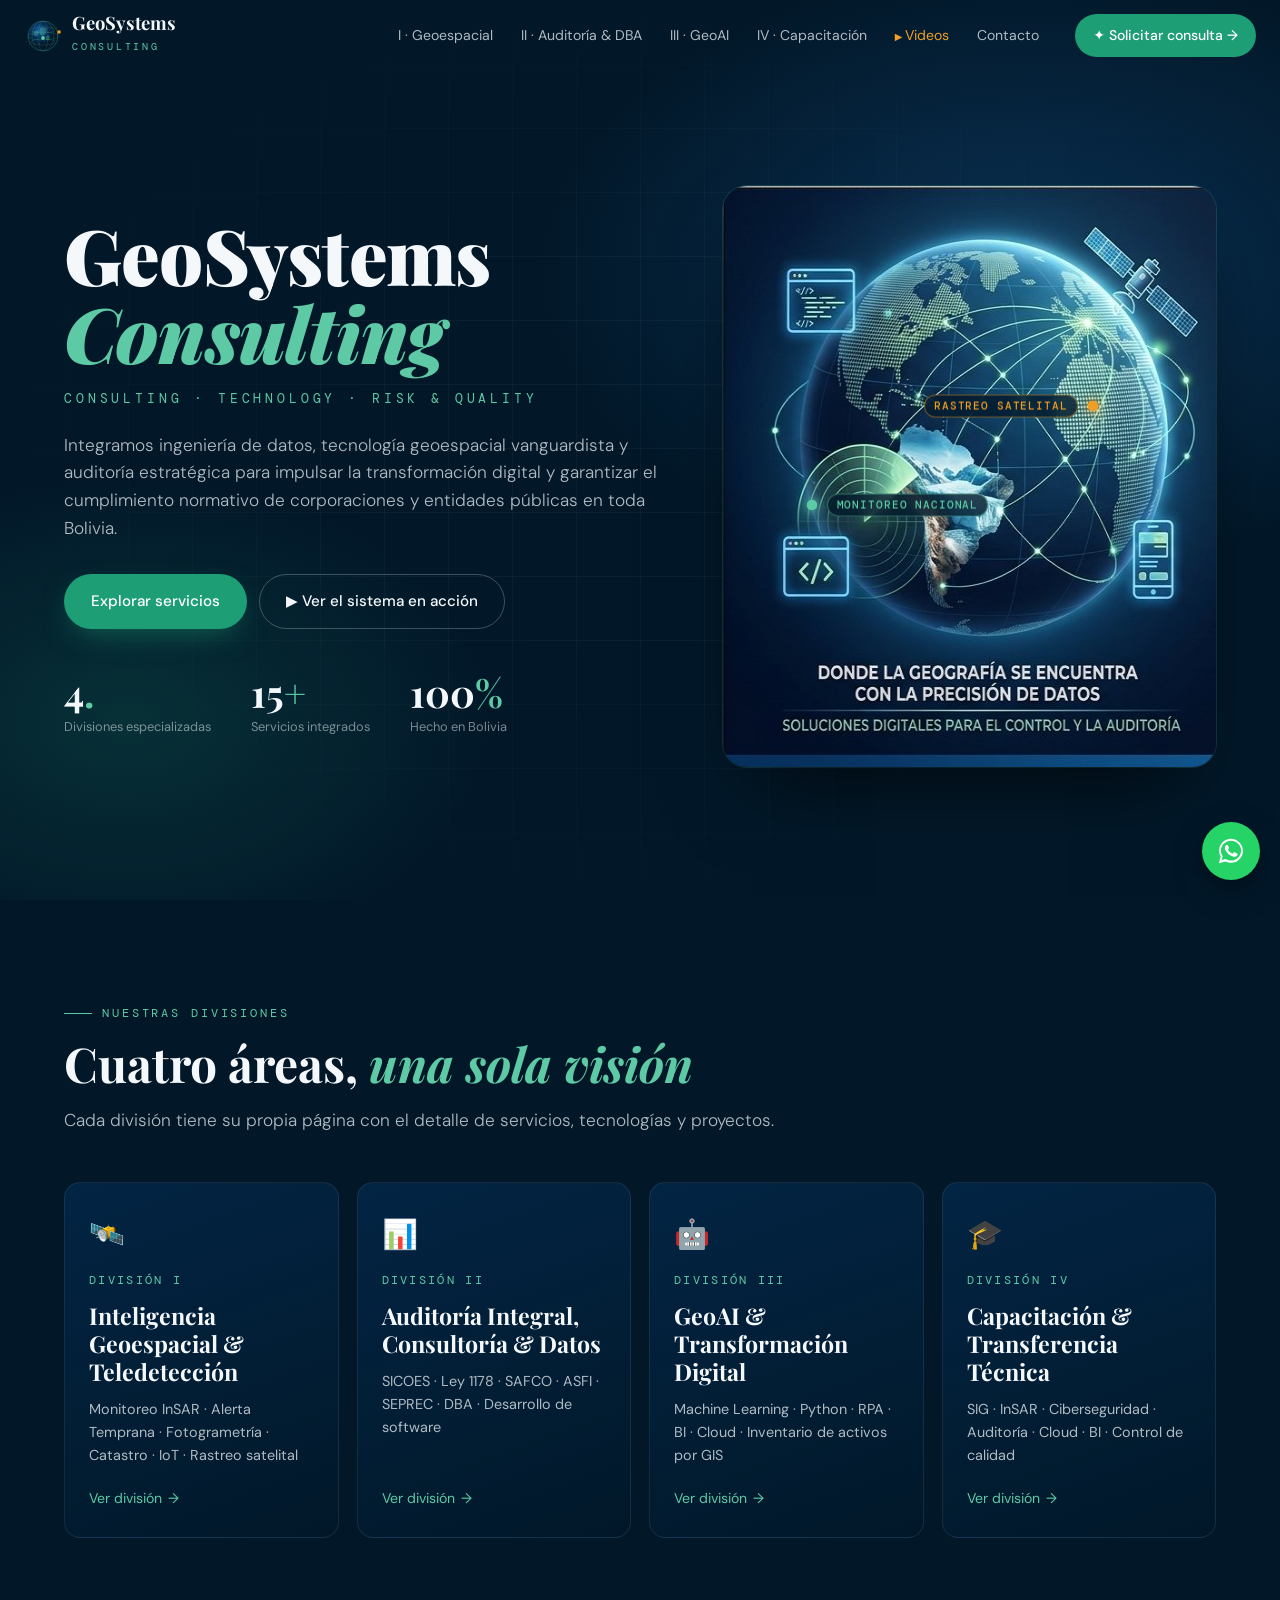
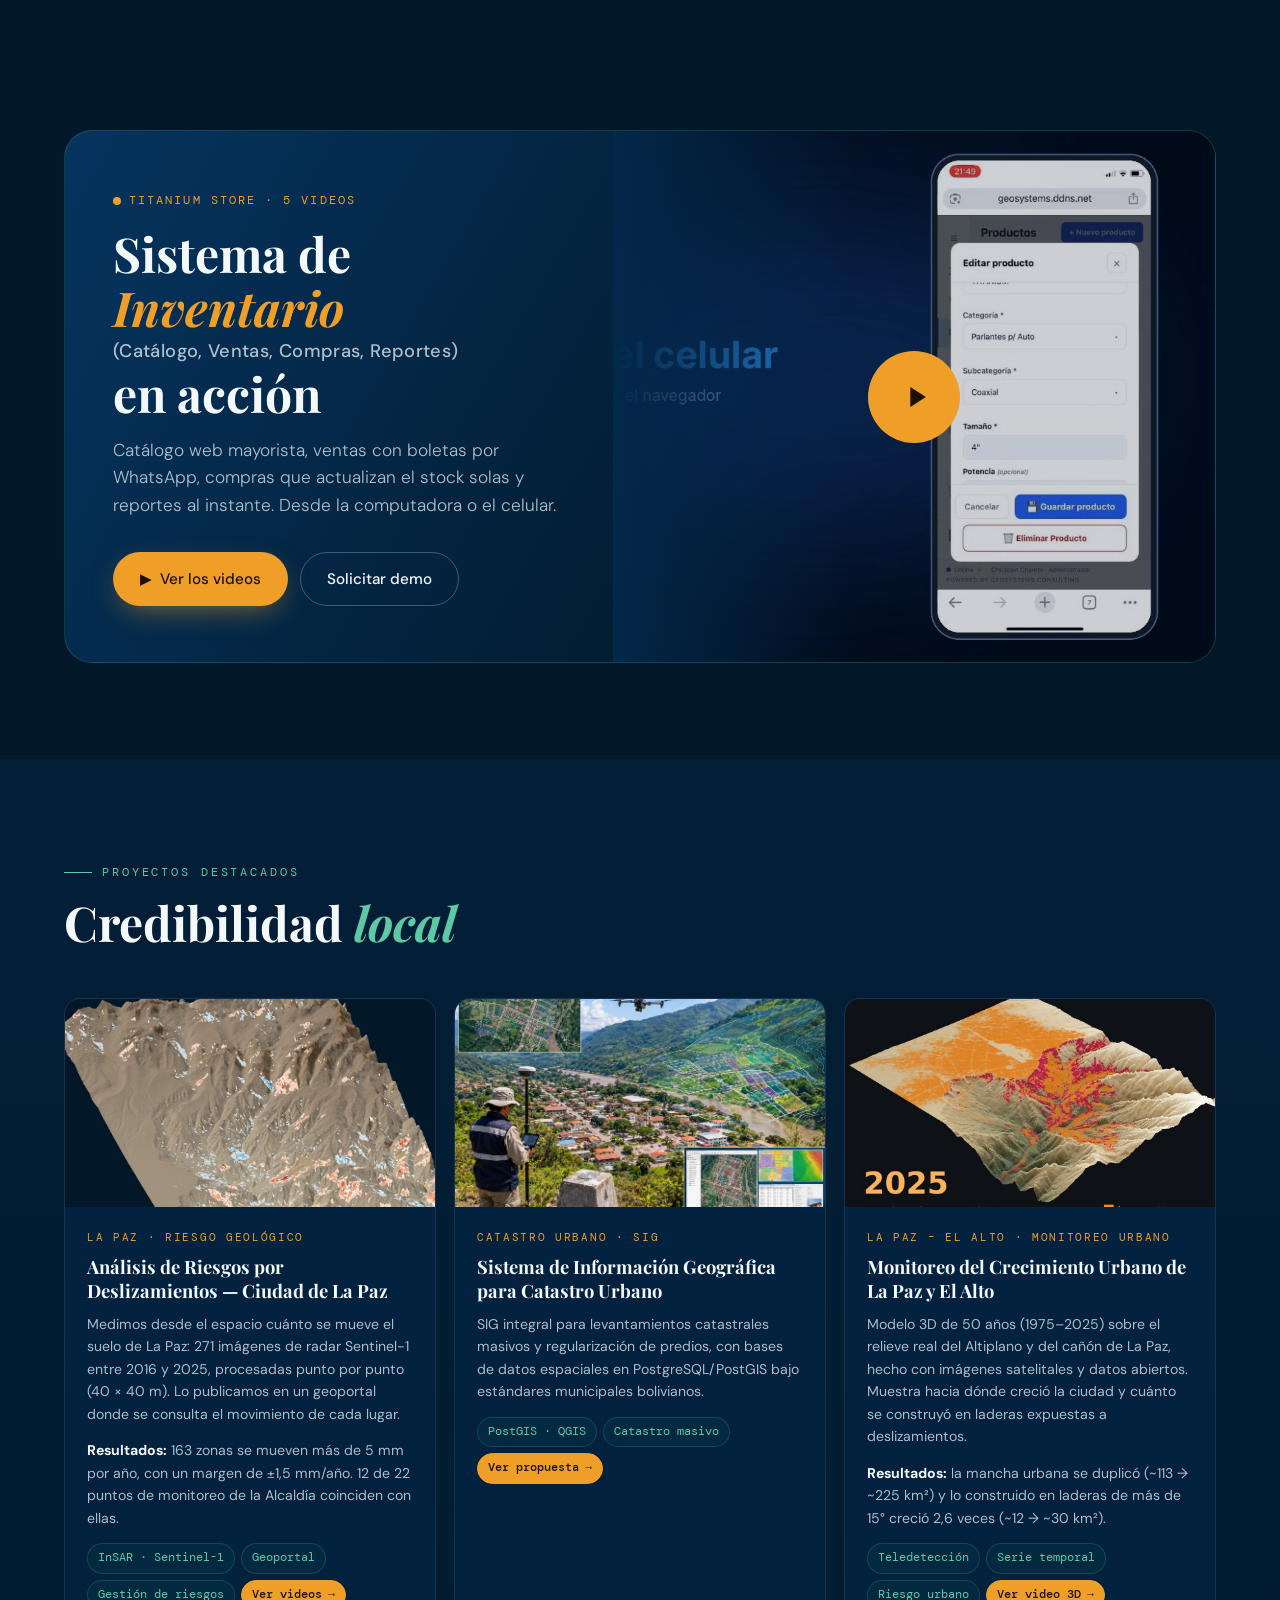
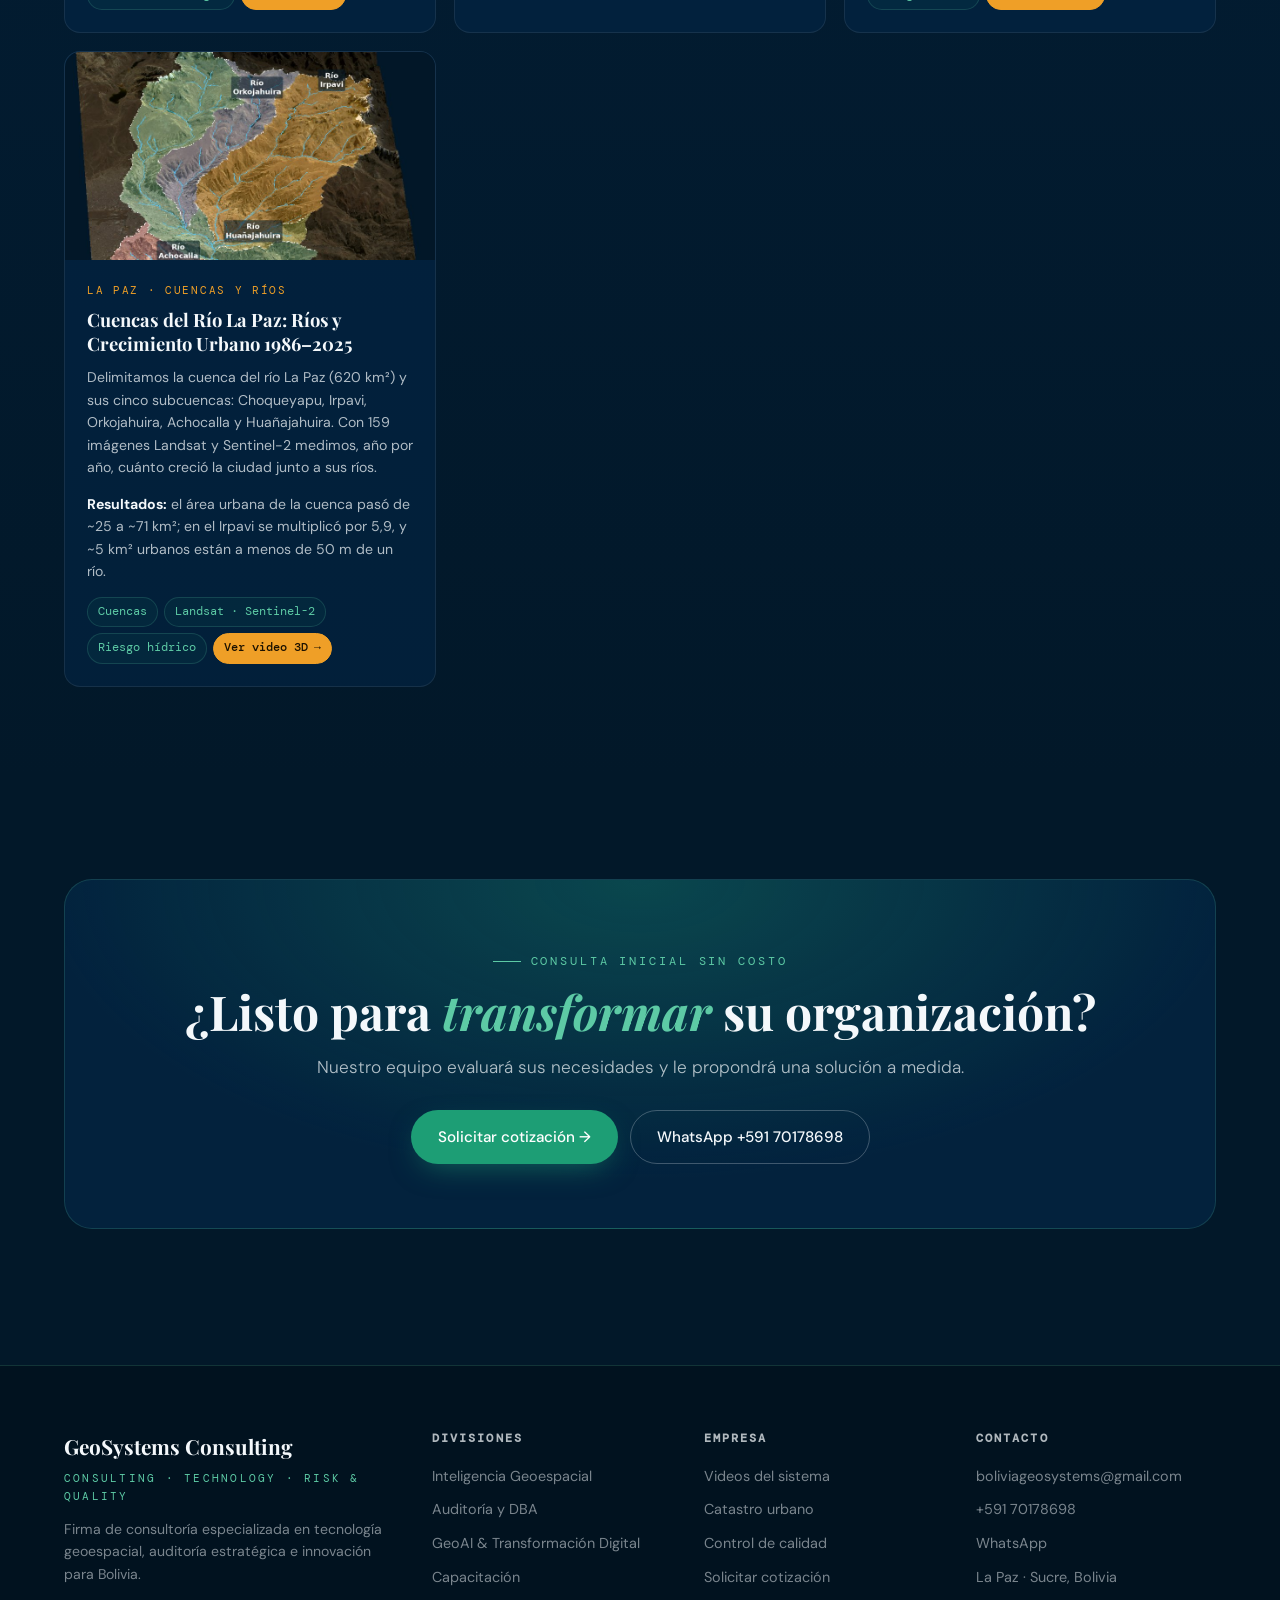
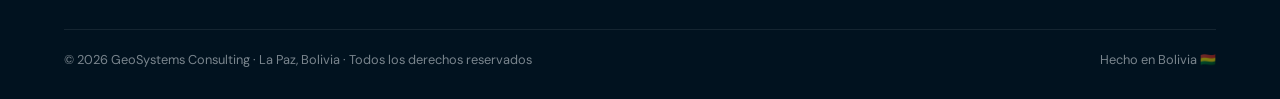
<file: index.html>
<!DOCTYPE html>
<html lang="es">
<head>
<meta charset="UTF-8">
<meta name="viewport" content="width=device-width, initial-scale=1.0">
<title>GeoSystems Consulting | Consulting · Technology · Risk & Quality</title>
<meta name="description" content="Tecnología geoespacial, catastro, InSAR, auditoría estratégica y GeoAI para corporaciones y entidades públicas en Bolivia.">
<meta property="og:title" content="GeoSystems Consulting">
<meta property="og:description" content="Donde la geografía se encuentra con la precisión de datos.">
<meta property="og:image" content="assets/img/globo-geosystems.png">
<link rel="preconnect" href="https://fonts.googleapis.com">
<link rel="preconnect" href="https://fonts.gstatic.com" crossorigin>
<link href="https://fonts.googleapis.com/css2?family=Playfair+Display:ital,wght@0,400;0,700;0,900;1,400;1,700&family=DM+Sans:wght@300;400;500;700&family=DM+Mono:wght@400;500&display=swap" rel="stylesheet">
<link rel="stylesheet" href="assets/css/styles.css?v=10">
</head>
<body data-page="home">

<!-- HERO -->
<section class="hero">
  <div class="hero-bg"></div>
  <div class="container hero-grid">
    <div>
      <h1 class="h-display reveal">GeoSystems<br><span class="accent">Consulting</span></h1>
      <p class="hero-tag reveal d1">Consulting · Technology · Risk & Quality</p>
      <p class="lead reveal d1">Integramos ingeniería de datos, tecnología geoespacial vanguardista y auditoría estratégica para impulsar la transformación digital y garantizar el cumplimiento normativo de corporaciones y entidades públicas en toda Bolivia.</p>
      <div class="hero-actions reveal d2">
        <a href="#divisiones" class="btn btn-primary">Explorar servicios</a>
        <a href="sistema-inventario.html" class="btn btn-ghost">▶ Ver el sistema en acción</a>
      </div>
      <div class="stats reveal d3">
        <div><div class="stat-num">4<span>.</span></div><div class="stat-label">Divisiones especializadas</div></div>
        <div><div class="stat-num">15<span>+</span></div><div class="stat-label">Servicios integrados</div></div>
        <div><div class="stat-num">100<span>%</span></div><div class="stat-label">Hecho en Bolivia</div></div>
      </div>
    </div>
    <div class="hero-visual reveal d2">
      <div class="globe">
        <img src="assets/img/globo-geosystems.png" alt="Donde la geografía se encuentra con la precisión de datos — GeoSystems" width="543" height="581" fetchpriority="high">
        <!-- Puntos de ubicación que parpadean (posición en % sobre la imagen) -->
        <span class="ping ping-teal" style="top:55%;left:18%"><i></i><b>Monitoreo nacional</b></span>
        <span class="ping ping-amber ping-left" style="top:38%;left:75%"><i></i><b>Rastreo satelital</b></span>
      </div>
    </div>
  </div>
</section>

<!-- DIVISIONES -->
<section id="divisiones">
  <div class="container">
    <div class="section-head reveal">
      <span class="eyebrow">Nuestras divisiones</span>
      <h2 class="h-section">Cuatro áreas, <span class="accent">una sola visión</span></h2>
      <p class="lead">Cada división tiene su propia página con el detalle de servicios, tecnologías y proyectos.</p>
    </div>
    <div class="div-grid">
      <a href="geoespacial.html" class="div-card reveal">
        <div class="ico">🛰️</div><div class="roman">División I</div>
        <h3>Inteligencia Geoespacial & Teledetección</h3>
        <p>Monitoreo InSAR · Alerta Temprana · Fotogrametría · Catastro · IoT · Rastreo satelital</p>
        <span class="go">Ver división</span>
      </a>
      <a href="auditoria.html" class="div-card reveal d1">
        <div class="ico">📊</div><div class="roman">División II</div>
        <h3>Auditoría Integral, Consultoría & Datos</h3>
        <p>SICOES · Ley 1178 · SAFCO · ASFI · SEPREC · DBA · Desarrollo de software</p>
        <span class="go">Ver división</span>
      </a>
      <a href="geoai.html" class="div-card reveal d2">
        <div class="ico">🤖</div><div class="roman">División III</div>
        <h3>GeoAI & Transformación Digital</h3>
        <p>Machine Learning · Python · RPA · BI · Cloud · Inventario de activos por GIS</p>
        <span class="go">Ver división</span>
      </a>
      <a href="capacitacion.html" class="div-card reveal d3">
        <div class="ico">🎓</div><div class="roman">División IV</div>
        <h3>Capacitación & Transferencia Técnica</h3>
        <p>SIG · InSAR · Ciberseguridad · Auditoría · Cloud · BI · Control de calidad</p>
        <span class="go">Ver división</span>
      </a>
    </div>
  </div>
</section>

<!-- PROMO VIDEOS -->
<section>
  <div class="container">
    <div class="video-promo reveal">
      <div class="txt">
        <span class="live-dot">Titanium Store · 5 videos</span>
        <h2 class="h-section">Sistema de <span class="accent-amber">Inventario</span><span class="h-modules">(Catálogo, Ventas, Compras, Reportes)</span>en acción</h2>
        <p class="lead">Catálogo web mayorista, ventas con boletas por WhatsApp, compras que actualizan el stock solas y reportes al instante. Desde la computadora o el celular.</p>
        <div class="hero-actions" style="margin-bottom:0">
          <a href="sistema-inventario.html" class="btn btn-amber btn-cta"><span class="arr">▶</span> Ver los videos</a>
          <a href="contacto.html?servicio=Sistema%20de%20Inventario%20(Titanium%20Store)" class="btn btn-ghost">Solicitar demo</a>
        </div>
      </div>
      <a href="sistema-inventario.html" class="screen" aria-label="Ver los videos de Titanium Store">
        <img src="assets/img/promo-titanium.jpg" alt="Titanium Store abierto en un celular" loading="lazy" style="object-position:78% center">
        <span class="play-btn"><svg viewBox="0 0 24 24" fill="currentColor"><path d="M8 5v14l11-7z"/></svg></span>
      </a>
    </div>
  </div>
</section>

<!-- PROYECTOS -->
<section class="section-alt">
  <div class="container">
    <div class="section-head reveal">
      <span class="eyebrow">Proyectos destacados</span>
      <h2 class="h-section">Credibilidad <span class="accent">local</span></h2>
    </div>
    <div class="proj-grid">
      <article class="proj reveal">
        <a class="thumb" href="proyecto-deslizamientos-la-paz.html" aria-label="Ver los videos del monitoreo de deslizamientos de La Paz"><img src="assets/img/deslizamientos-la-paz-tarjeta.jpg" alt="Cuenca del río La Paz en 3D con la velocidad del terreno medida por satélite: en rojo lo que baja, en azul lo que se acerca al satélite" loading="lazy"></a>
        <div class="body">
          <div class="tag">La Paz · Riesgo geológico</div>
          <h3>Análisis de Riesgos por Deslizamientos — Ciudad de La Paz</h3>
          <p>Medimos desde el espacio cuánto se mueve el suelo de La Paz: 271 imágenes de radar Sentinel-1 entre 2016 y 2025, procesadas punto por punto (40 × 40 m). Lo publicamos en un geoportal donde se consulta el movimiento de cada lugar.</p>
          <p><strong style="color:var(--white)">Resultados:</strong> 163 zonas se mueven más de 5 mm por año, con un margen de ±1,5 mm/año. 12 de 22 puntos de monitoreo de la Alcaldía coinciden con ellas.</p>
          <div class="pills"><span class="pill">InSAR · Sentinel-1</span><span class="pill">Geoportal</span><span class="pill">Gestión de riesgos</span><a class="pill pill-cta" href="proyecto-deslizamientos-la-paz.html">Ver videos <span class="arr">→</span></a></div>
        </div>
      </article>
      <article class="proj reveal d1">
        <div class="thumb"><img src="assets/img/catastro-campo.jpg" alt="Levantamiento catastral con GNSS y dron sobre un municipio" loading="lazy"></div>
        <div class="body">
          <div class="tag">Catastro urbano · SIG</div>
          <h3>Sistema de Información Geográfica para Catastro Urbano</h3>
          <p>SIG integral para levantamientos catastrales masivos y regularización de predios, con bases de datos espaciales en PostgreSQL/PostGIS bajo estándares municipales bolivianos.</p>
          <div class="pills"><span class="pill">PostGIS · QGIS</span><span class="pill">Catastro masivo</span><a class="pill pill-cta" href="geoespacial.html#catastro">Ver propuesta <span class="arr">→</span></a></div>
        </div>
      </article>
      <article class="proj reveal d2">
        <a class="thumb" href="proyecto-la-paz-3d.html" aria-label="Ver el video 3D de La Paz – El Alto"><img src="assets/img/lapaz-elalto-3d.jpg" alt="Modelo 3D de La Paz y El Alto en 2025: mancha urbana en naranja y construcciones en laderas de más de 15° en rojo" loading="lazy" style="object-position:center 58%"></a>
        <div class="body">
          <div class="tag">La Paz – El Alto · Monitoreo urbano</div>
          <h3>Monitoreo del Crecimiento Urbano de La Paz y El Alto</h3>
          <p>Modelo 3D de 50 años (1975–2025) sobre el relieve real del Altiplano y del cañón de La Paz, hecho con imágenes satelitales y datos abiertos. Muestra hacia dónde creció la ciudad y cuánto se construyó en laderas expuestas a deslizamientos.</p>
          <p><strong style="color:var(--white)">Resultados:</strong> la mancha urbana se duplicó (~113 → ~225 km²) y lo construido en laderas de más de 15° creció 2,6 veces (~12 → ~30 km²).</p>
          <div class="pills"><span class="pill">Teledetección</span><span class="pill">Serie temporal</span><span class="pill">Riesgo urbano</span><a class="pill pill-cta" href="proyecto-la-paz-3d.html">Ver video 3D <span class="arr">→</span></a></div>
        </div>
      </article>
      <article class="proj reveal">
        <a class="thumb" href="proyecto-cuencas-la-paz.html" aria-label="Ver el video 3D de las cuencas del río La Paz"><img src="assets/img/cuencas-la-paz-tarjeta.jpg" alt="Modelo 3D de la cuenca del río La Paz con sus cinco subcuencas en colores y la red de ríos" loading="lazy"></a>
        <div class="body">
          <div class="tag">La Paz · Cuencas y ríos</div>
          <h3>Cuencas del Río La Paz: Ríos y Crecimiento Urbano 1986–2025</h3>
          <p>Delimitamos la cuenca del río La Paz (620 km²) y sus cinco subcuencas: Choqueyapu, Irpavi, Orkojahuira, Achocalla y Huañajahuira. Con 159 imágenes Landsat y Sentinel-2 medimos, año por año, cuánto creció la ciudad junto a sus ríos.</p>
          <p><strong style="color:var(--white)">Resultados:</strong> el área urbana de la cuenca pasó de ~25 a ~71 km²; en el Irpavi se multiplicó por 5,9, y ~5 km² urbanos están a menos de 50 m de un río.</p>
          <div class="pills"><span class="pill">Cuencas</span><span class="pill">Landsat · Sentinel-2</span><span class="pill">Riesgo hídrico</span><a class="pill pill-cta" href="proyecto-cuencas-la-paz.html">Ver video 3D <span class="arr">→</span></a></div>
        </div>
      </article>
    </div>
  </div>
</section>

<!-- CTA -->
<section>
  <div class="container">
    <div class="cta-band reveal">
      <span class="eyebrow">Consulta inicial sin costo</span>
      <h2 class="h-section">¿Listo para <span class="accent">transformar</span> su organización?</h2>
      <p class="lead">Nuestro equipo evaluará sus necesidades y le propondrá una solución a medida.</p>
      <div class="actions">
        <a href="contacto.html" class="btn btn-primary">Solicitar cotización →</a>
        <a href="https://wa.me/59170178698" target="_blank" rel="noopener" class="btn btn-ghost">WhatsApp +591 70178698</a>
      </div>
    </div>
  </div>
</section>

<script src="assets/js/main.js?v=2"></script>
</body>
</html>
</file>
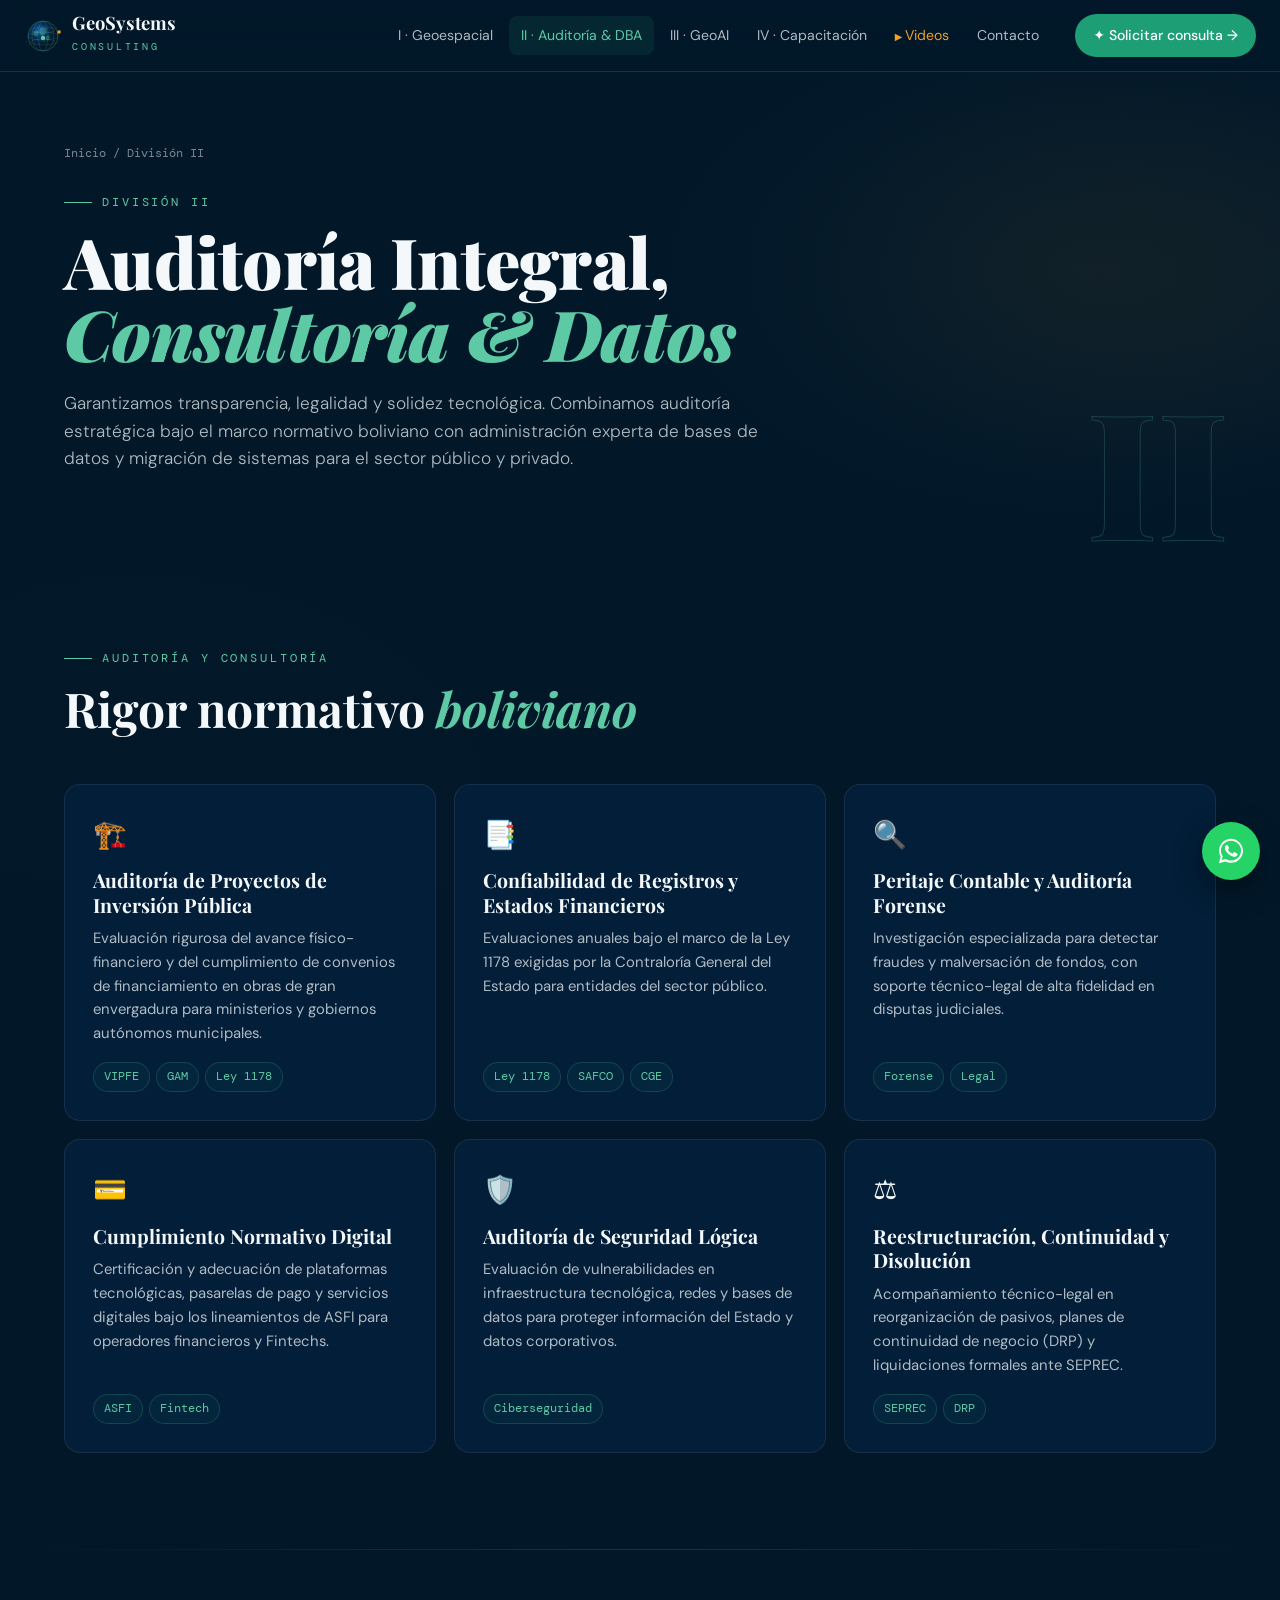
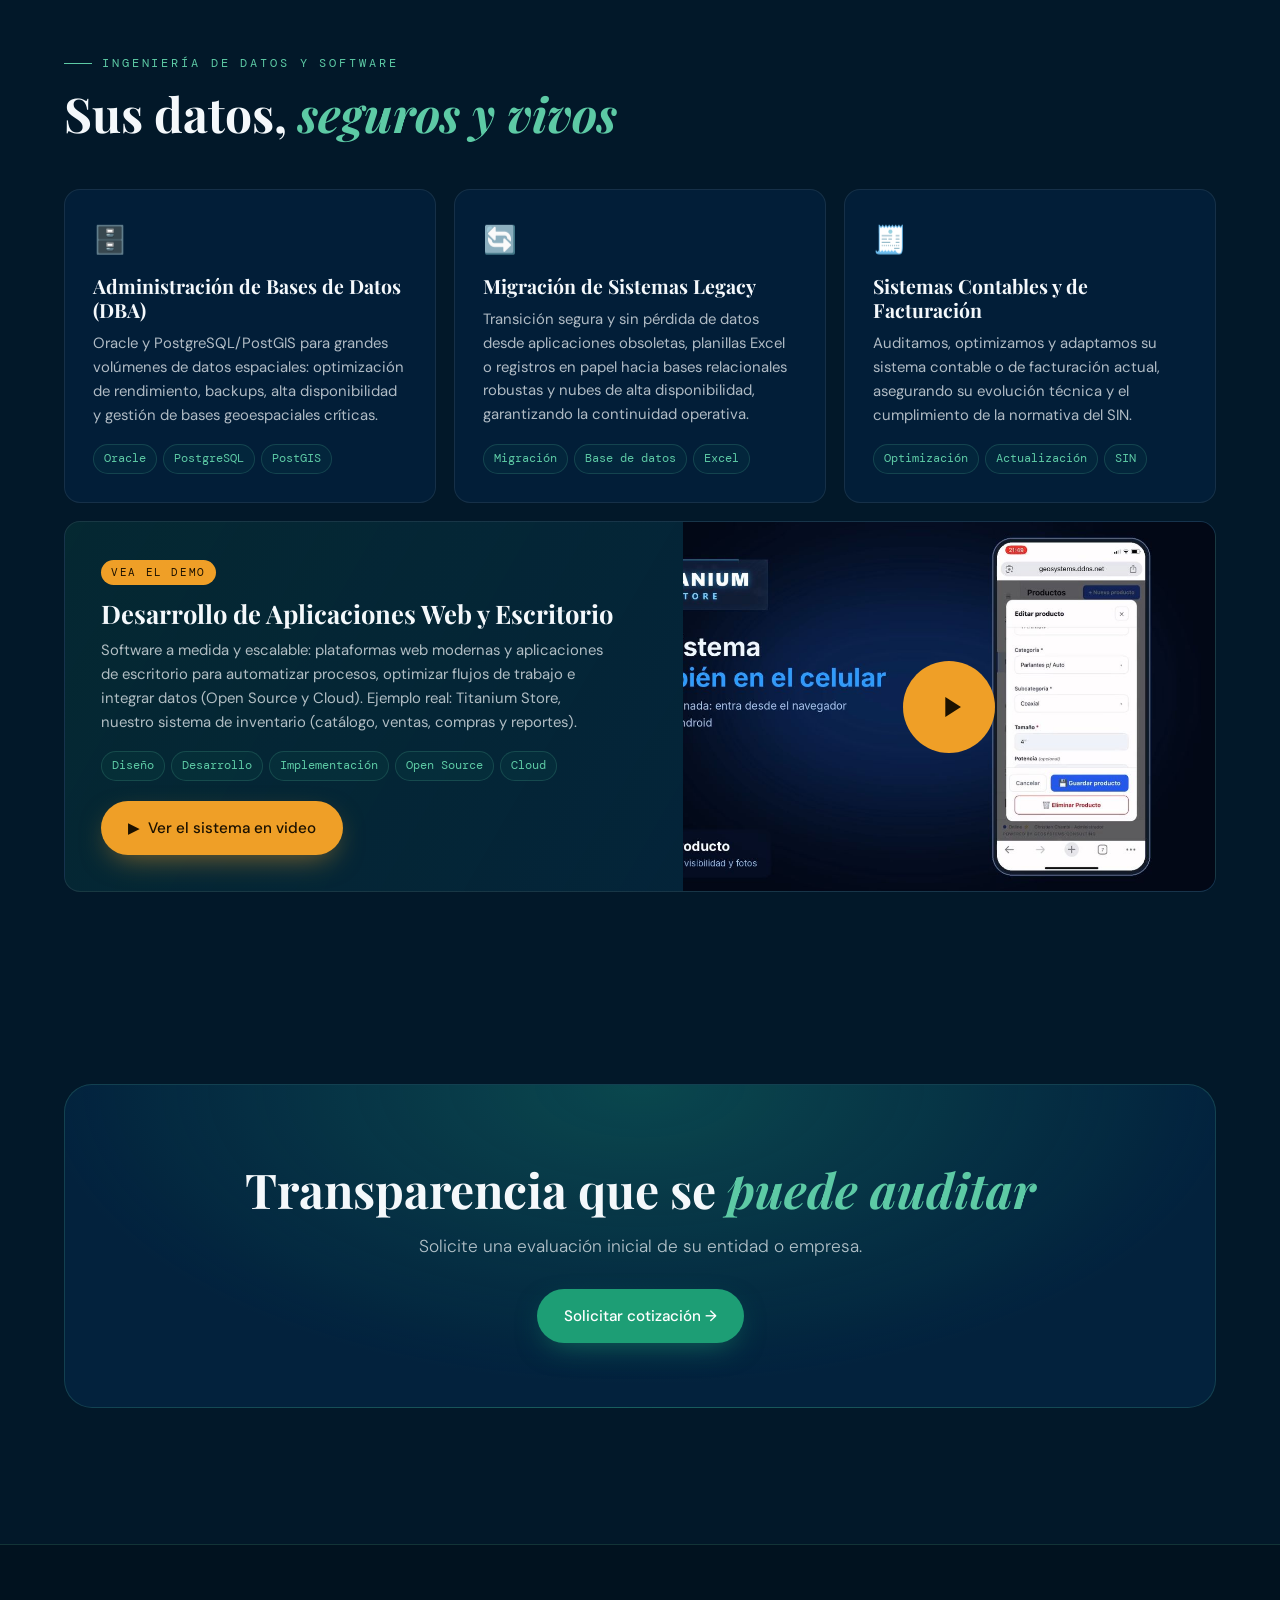
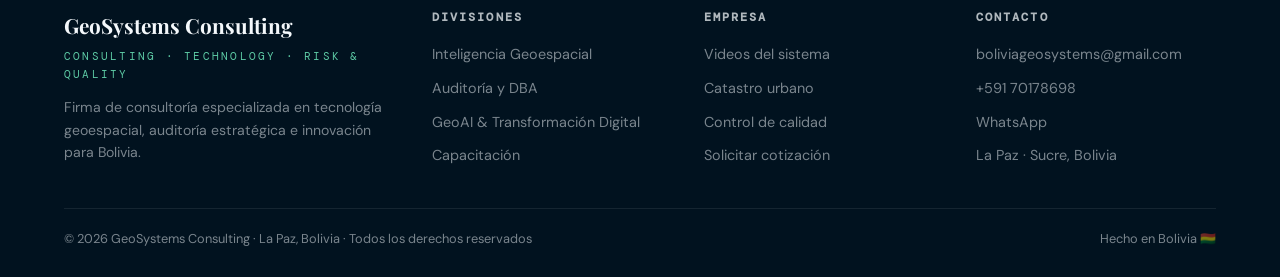
<file: auditoria.html>
<!DOCTYPE html>
<html lang="es">
<head>
<meta charset="UTF-8">
<meta name="viewport" content="width=device-width, initial-scale=1.0">
<title>Auditoría Integral, Consultoría & Ingeniería de Datos | GeoSystems Consulting</title>
<meta name="description" content="Auditoría de inversión pública, Ley 1178, SAFCO, ASFI, peritaje forense, DBA Oracle/PostGIS, migración de sistemas y desarrollo de software en Bolivia.">
<link rel="preconnect" href="https://fonts.googleapis.com">
<link rel="preconnect" href="https://fonts.gstatic.com" crossorigin>
<link href="https://fonts.googleapis.com/css2?family=Playfair+Display:ital,wght@0,400;0,700;0,900;1,400;1,700&family=DM+Sans:wght@300;400;500;700&family=DM+Mono:wght@400;500&display=swap" rel="stylesheet">
<link rel="stylesheet" href="assets/css/styles.css?v=10">
</head>
<body data-page="audit">

<header class="page-hero">
  <div class="bg" style="background:radial-gradient(700px 400px at 85% 30%,rgba(239,159,39,.18),transparent 60%),radial-gradient(600px 400px at 10% 90%,rgba(24,95,165,.35),transparent 60%)"></div>
  <span class="num" aria-hidden="true">II</span>
  <div class="container">
    <div class="breadcrumb"><a href="index.html">Inicio</a> / División II</div>
    <span class="eyebrow">División II</span>
    <h1 class="h-display" style="font-size:clamp(2.4rem,5.5vw,4.4rem);margin:14px 0 20px">Auditoría Integral,<br><span class="accent">Consultoría & Datos</span></h1>
    <p class="lead">Garantizamos transparencia, legalidad y solidez tecnológica. Combinamos auditoría estratégica bajo el marco normativo boliviano con administración experta de bases de datos y migración de sistemas para el sector público y privado.</p>
  </div>
</header>

<section>
  <div class="container">
    <div class="section-head reveal">
      <span class="eyebrow">Auditoría y consultoría</span>
      <h2 class="h-section">Rigor normativo <span class="accent">boliviano</span></h2>
    </div>
    <div class="srv-grid">
      <article class="srv reveal"><div class="ico">🏗️</div><h3>Auditoría de Proyectos de Inversión Pública</h3><p>Evaluación rigurosa del avance físico-financiero y del cumplimiento de convenios de financiamiento en obras de gran envergadura para ministerios y gobiernos autónomos municipales.</p><div class="pills"><span class="pill">VIPFE</span><span class="pill">GAM</span><span class="pill">Ley 1178</span></div></article>
      <article class="srv reveal d1"><div class="ico">📑</div><h3>Confiabilidad de Registros y Estados Financieros</h3><p>Evaluaciones anuales bajo el marco de la Ley 1178 exigidas por la Contraloría General del Estado para entidades del sector público.</p><div class="pills"><span class="pill">Ley 1178</span><span class="pill">SAFCO</span><span class="pill">CGE</span></div></article>
      <article class="srv reveal d2"><div class="ico">🔍</div><h3>Peritaje Contable y Auditoría Forense</h3><p>Investigación especializada para detectar fraudes y malversación de fondos, con soporte técnico-legal de alta fidelidad en disputas judiciales.</p><div class="pills"><span class="pill">Forense</span><span class="pill">Legal</span></div></article>
      <article class="srv reveal"><div class="ico">💳</div><h3>Cumplimiento Normativo Digital</h3><p>Certificación y adecuación de plataformas tecnológicas, pasarelas de pago y servicios digitales bajo los lineamientos de ASFI para operadores financieros y Fintechs.</p><div class="pills"><span class="pill">ASFI</span><span class="pill">Fintech</span></div></article>
      <article class="srv reveal d1"><div class="ico">🛡️</div><h3>Auditoría de Seguridad Lógica</h3><p>Evaluación de vulnerabilidades en infraestructura tecnológica, redes y bases de datos para proteger información del Estado y datos corporativos.</p><div class="pills"><span class="pill">Ciberseguridad</span></div></article>
      <article class="srv reveal d2"><div class="ico">⚖️</div><h3>Reestructuración, Continuidad y Disolución</h3><p>Acompañamiento técnico-legal en reorganización de pasivos, planes de continuidad de negocio (DRP) y liquidaciones formales ante SEPREC.</p><div class="pills"><span class="pill">SEPREC</span><span class="pill">DRP</span></div></article>
    </div>
  </div>
</section>

<div class="divider"></div>

<section>
  <div class="container">
    <div class="section-head reveal">
      <span class="eyebrow">Ingeniería de datos y software</span>
      <h2 class="h-section">Sus datos, <span class="accent">seguros y vivos</span></h2>
    </div>
    <div class="srv-grid">
      <article class="srv reveal"><div class="ico">🗄️</div><h3>Administración de Bases de Datos (DBA)</h3><p>Oracle y PostgreSQL/PostGIS para grandes volúmenes de datos espaciales: optimización de rendimiento, backups, alta disponibilidad y gestión de bases geoespaciales críticas.</p><div class="pills"><span class="pill">Oracle</span><span class="pill">PostgreSQL</span><span class="pill">PostGIS</span></div></article>
      <article class="srv reveal d1"><div class="ico">🔄</div><h3>Migración de Sistemas Legacy</h3><p>Transición segura y sin pérdida de datos desde aplicaciones obsoletas, planillas Excel o registros en papel hacia bases relacionales robustas y nubes de alta disponibilidad, garantizando la continuidad operativa.</p><div class="pills"><span class="pill">Migración</span><span class="pill">Base de datos</span><span class="pill">Excel</span></div></article>
      <article class="srv reveal d2"><div class="ico">🧾</div><h3>Sistemas Contables y de Facturación</h3><p>Auditamos, optimizamos y adaptamos su sistema contable o de facturación actual, asegurando su evolución técnica y el cumplimiento de la normativa del SIN.</p><div class="pills"><span class="pill">Optimización</span><span class="pill">Actualización</span><span class="pill">SIN</span></div></article>
      <article class="srv featured reveal">
        <div class="body">
          <span class="tag-new">Vea el demo</span>
          <h3 style="font-size:1.6rem">Desarrollo de Aplicaciones Web y Escritorio</h3>
          <p>Software a medida y escalable: plataformas web modernas y aplicaciones de escritorio para automatizar procesos, optimizar flujos de trabajo e integrar datos (Open Source y Cloud). Ejemplo real: Titanium Store, nuestro sistema de inventario (catálogo, ventas, compras y reportes).</p>
          <div class="pills" style="margin-bottom:20px"><span class="pill">Diseño</span><span class="pill">Desarrollo</span><span class="pill">Implementación</span><span class="pill">Open Source</span><span class="pill">Cloud</span></div>
          <a href="sistema-inventario.html" class="btn btn-amber btn-cta"><span class="arr">▶</span> Ver el sistema en video</a>
        </div>
        <a class="media" href="sistema-inventario.html" aria-label="Ver videos de Titanium Store"><img src="assets/img/promo-titanium.jpg" alt="Titanium Store abierto en un celular" loading="lazy" style="object-position:78% center"><span class="play-btn"><svg viewBox="0 0 24 24" fill="currentColor"><path d="M8 5v14l11-7z"/></svg></span></a>
      </article>
    </div>
  </div>
</section>

<section>
  <div class="container">
    <div class="cta-band reveal">
      <h2 class="h-section">Transparencia que se <span class="accent">puede auditar</span></h2>
      <p class="lead">Solicite una evaluación inicial de su entidad o empresa.</p>
      <div class="actions"><a href="contacto.html" class="btn btn-primary">Solicitar cotización →</a></div>
    </div>
  </div>
</section>

<script src="assets/js/main.js?v=2"></script>
</body>
</html>
</file>
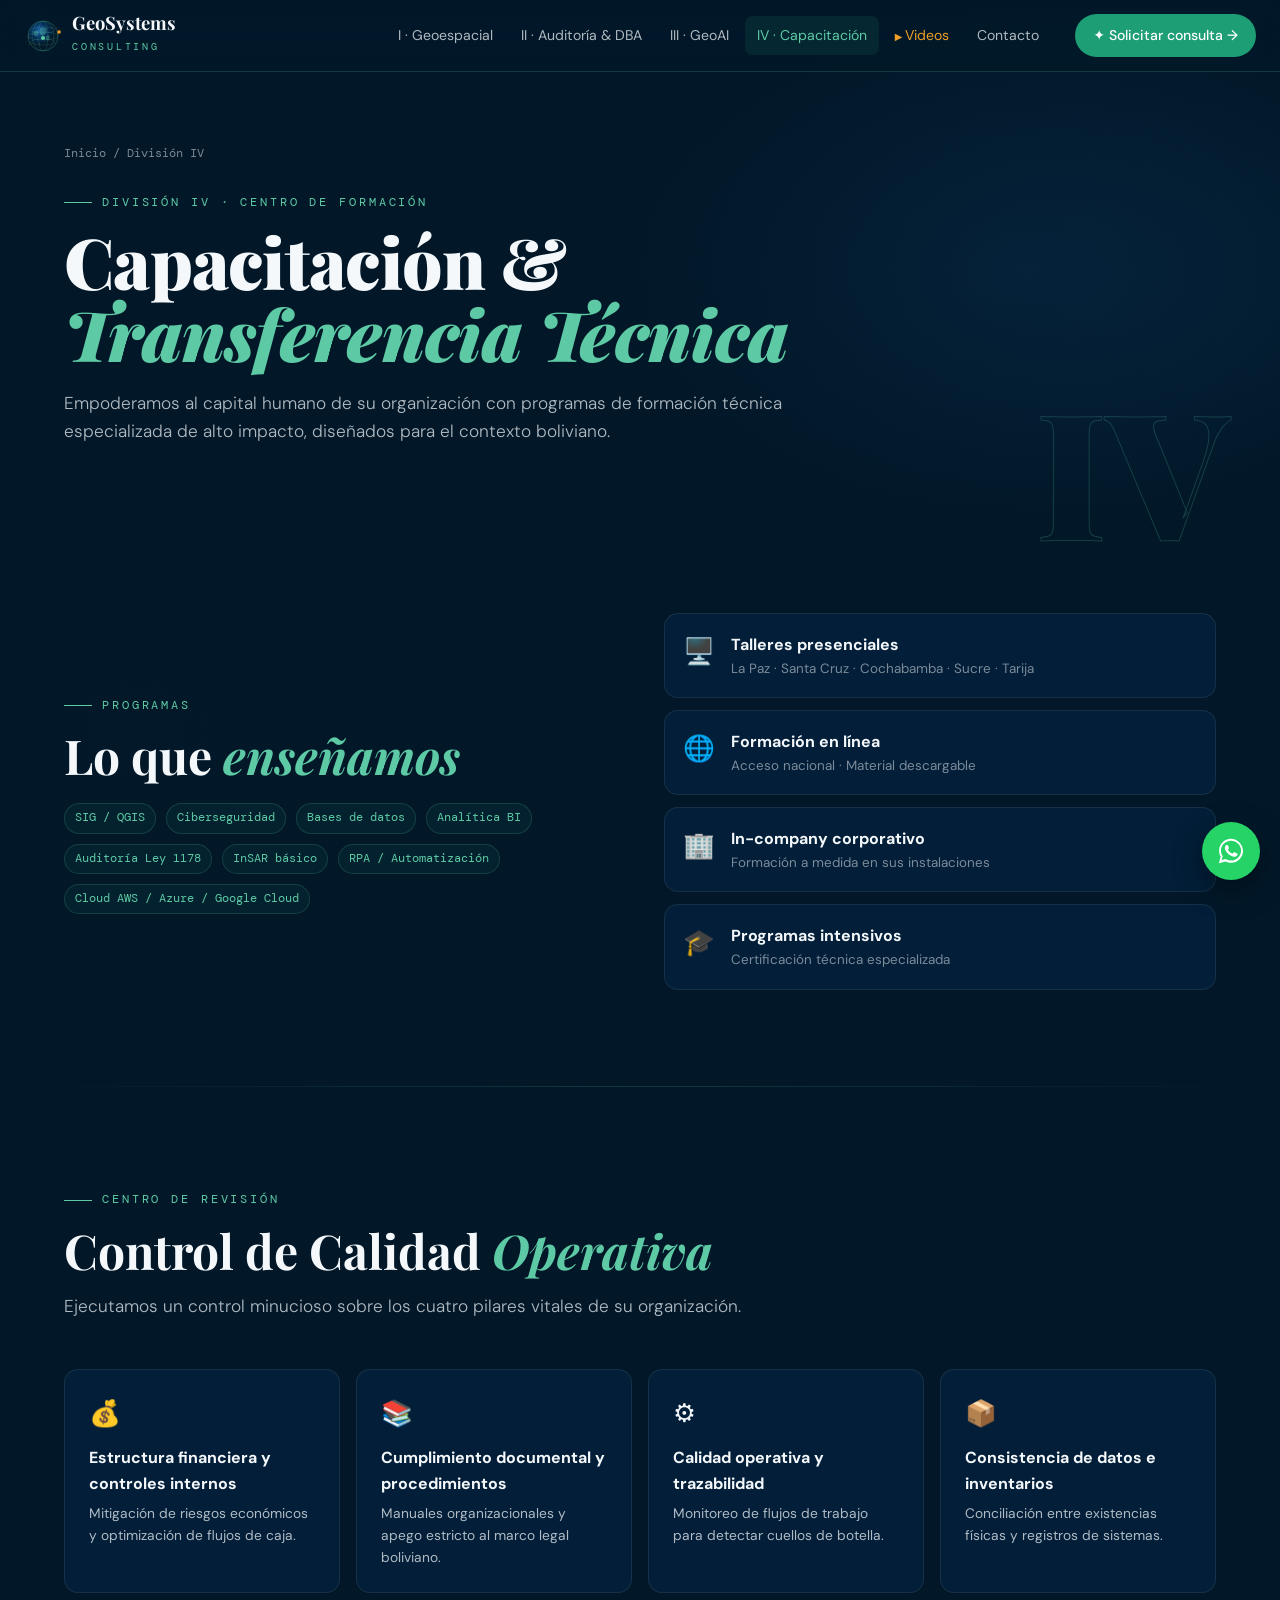
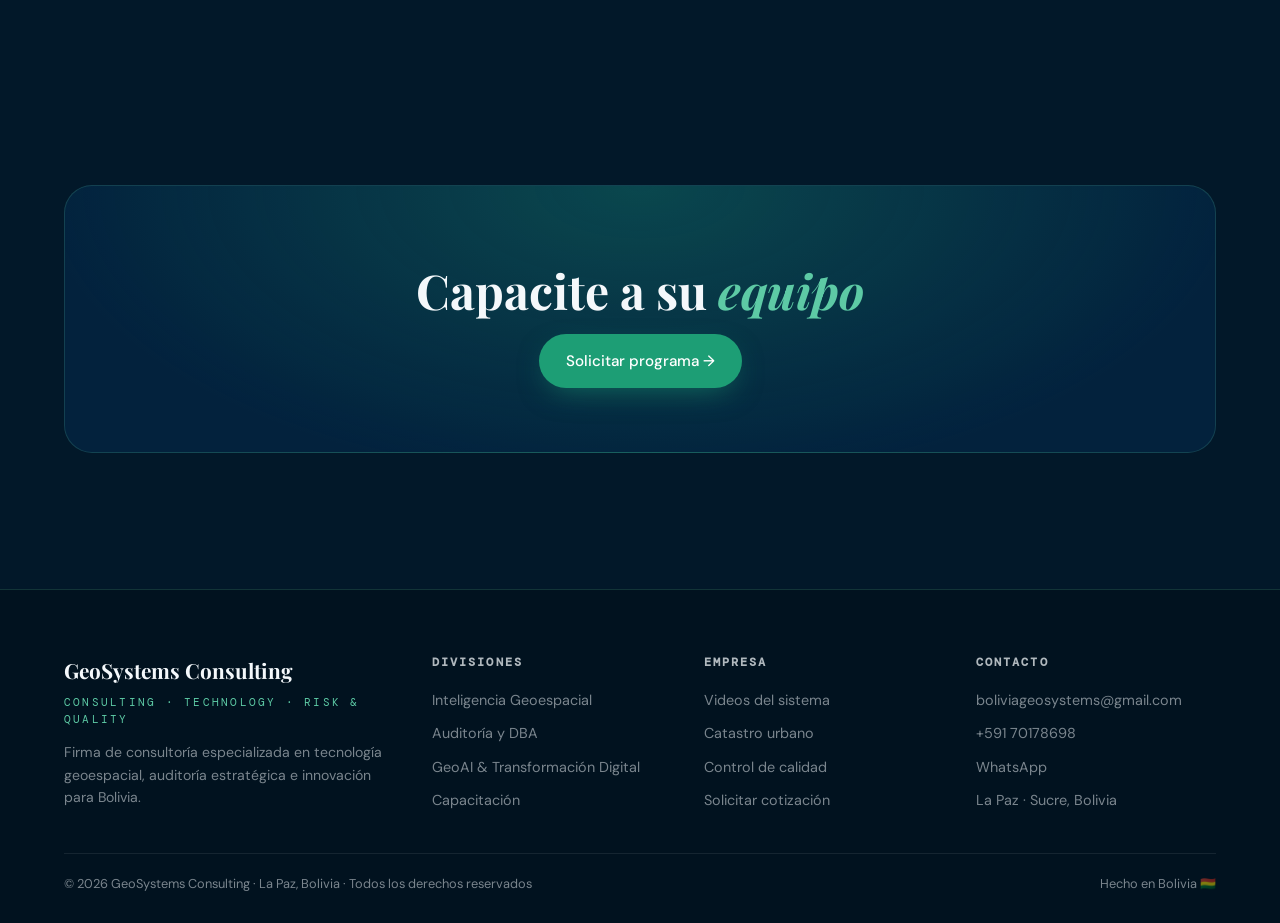
<file: capacitacion.html>
<!DOCTYPE html>
<html lang="es">
<head>
<meta charset="UTF-8">
<meta name="viewport" content="width=device-width, initial-scale=1.0">
<title>Capacitación & Control de Calidad | GeoSystems Consulting</title>
<meta name="description" content="Capacitación técnica en SIG, InSAR, ciberseguridad, BI, auditoría Ley 1178 y cloud. Control de calidad operativa para su organización.">
<link rel="preconnect" href="https://fonts.googleapis.com">
<link rel="preconnect" href="https://fonts.gstatic.com" crossorigin>
<link href="https://fonts.googleapis.com/css2?family=Playfair+Display:ital,wght@0,400;0,700;0,900;1,400;1,700&family=DM+Sans:wght@300;400;500;700&family=DM+Mono:wght@400;500&display=swap" rel="stylesheet">
<link rel="stylesheet" href="assets/css/styles.css?v=10">
</head>
<body data-page="training">

<header class="page-hero">
  <div class="bg" style="background:radial-gradient(700px 420px at 80% 30%,rgba(24,95,165,.4),transparent 60%),radial-gradient(500px 400px at 5% 90%,rgba(239,159,39,.14),transparent 60%)"></div>
  <span class="num" aria-hidden="true">IV</span>
  <div class="container">
    <div class="breadcrumb"><a href="index.html">Inicio</a> / División IV</div>
    <span class="eyebrow">División IV · Centro de formación</span>
    <h1 class="h-display" style="font-size:clamp(2.4rem,5.5vw,4.4rem);margin:14px 0 20px">Capacitación &<br><span class="accent">Transferencia Técnica</span></h1>
    <p class="lead">Empoderamos al capital humano de su organización con programas de formación técnica especializada de alto impacto, diseñados para el contexto boliviano.</p>
  </div>
</header>

<section>
  <div class="container two-col">
    <div class="reveal">
      <span class="eyebrow">Programas</span>
      <h2 class="h-section">Lo que <span class="accent">enseñamos</span></h2>
      <div class="pills" style="gap:10px;margin-top:20px">
        <span class="pill">SIG / QGIS</span><span class="pill">Ciberseguridad</span><span class="pill">Bases de datos</span><span class="pill">Analítica BI</span><span class="pill">Auditoría Ley 1178</span><span class="pill">InSAR básico</span><span class="pill">RPA / Automatización</span><span class="pill">Cloud AWS / Azure / Google Cloud</span>
      </div>
    </div>
    <div class="modes reveal d1">
      <div class="mode"><div class="ico">🖥️</div><div><h4>Talleres presenciales</h4><p>La Paz · Santa Cruz · Cochabamba · Sucre · Tarija</p></div></div>
      <div class="mode"><div class="ico">🌐</div><div><h4>Formación en línea</h4><p>Acceso nacional · Material descargable</p></div></div>
      <div class="mode"><div class="ico">🏢</div><div><h4>In-company corporativo</h4><p>Formación a medida en sus instalaciones</p></div></div>
      <div class="mode"><div class="ico">🎓</div><div><h4>Programas intensivos</h4><p>Certificación técnica especializada</p></div></div>
    </div>
  </div>
</section>

<div class="divider"></div>

<section id="calidad">
  <div class="container">
    <div class="section-head reveal">
      <span class="eyebrow">Centro de revisión</span>
      <h2 class="h-section">Control de Calidad <span class="accent">Operativa</span></h2>
      <p class="lead">Ejecutamos un control minucioso sobre los cuatro pilares vitales de su organización.</p>
    </div>
    <div class="q-grid">
      <div class="feat reveal"><div class="ico">💰</div><h4>Estructura financiera y controles internos</h4><p>Mitigación de riesgos económicos y optimización de flujos de caja.</p></div>
      <div class="feat reveal d1"><div class="ico">📚</div><h4>Cumplimiento documental y procedimientos</h4><p>Manuales organizacionales y apego estricto al marco legal boliviano.</p></div>
      <div class="feat reveal d2"><div class="ico">⚙️</div><h4>Calidad operativa y trazabilidad</h4><p>Monitoreo de flujos de trabajo para detectar cuellos de botella.</p></div>
      <div class="feat reveal d3"><div class="ico">📦</div><h4>Consistencia de datos e inventarios</h4><p>Conciliación entre existencias físicas y registros de sistemas.</p></div>
    </div>
  </div>
</section>

<section>
  <div class="container">
    <div class="cta-band reveal">
      <h2 class="h-section">Capacite a su <span class="accent">equipo</span></h2>
      <div class="actions"><a href="contacto.html?servicio=Programa%20de%20Capacitaci%C3%B3n%20T%C3%A9cnica" class="btn btn-primary">Solicitar programa →</a></div>
    </div>
  </div>
</section>

<script src="assets/js/main.js?v=2"></script>
</body>
</html>
</file>
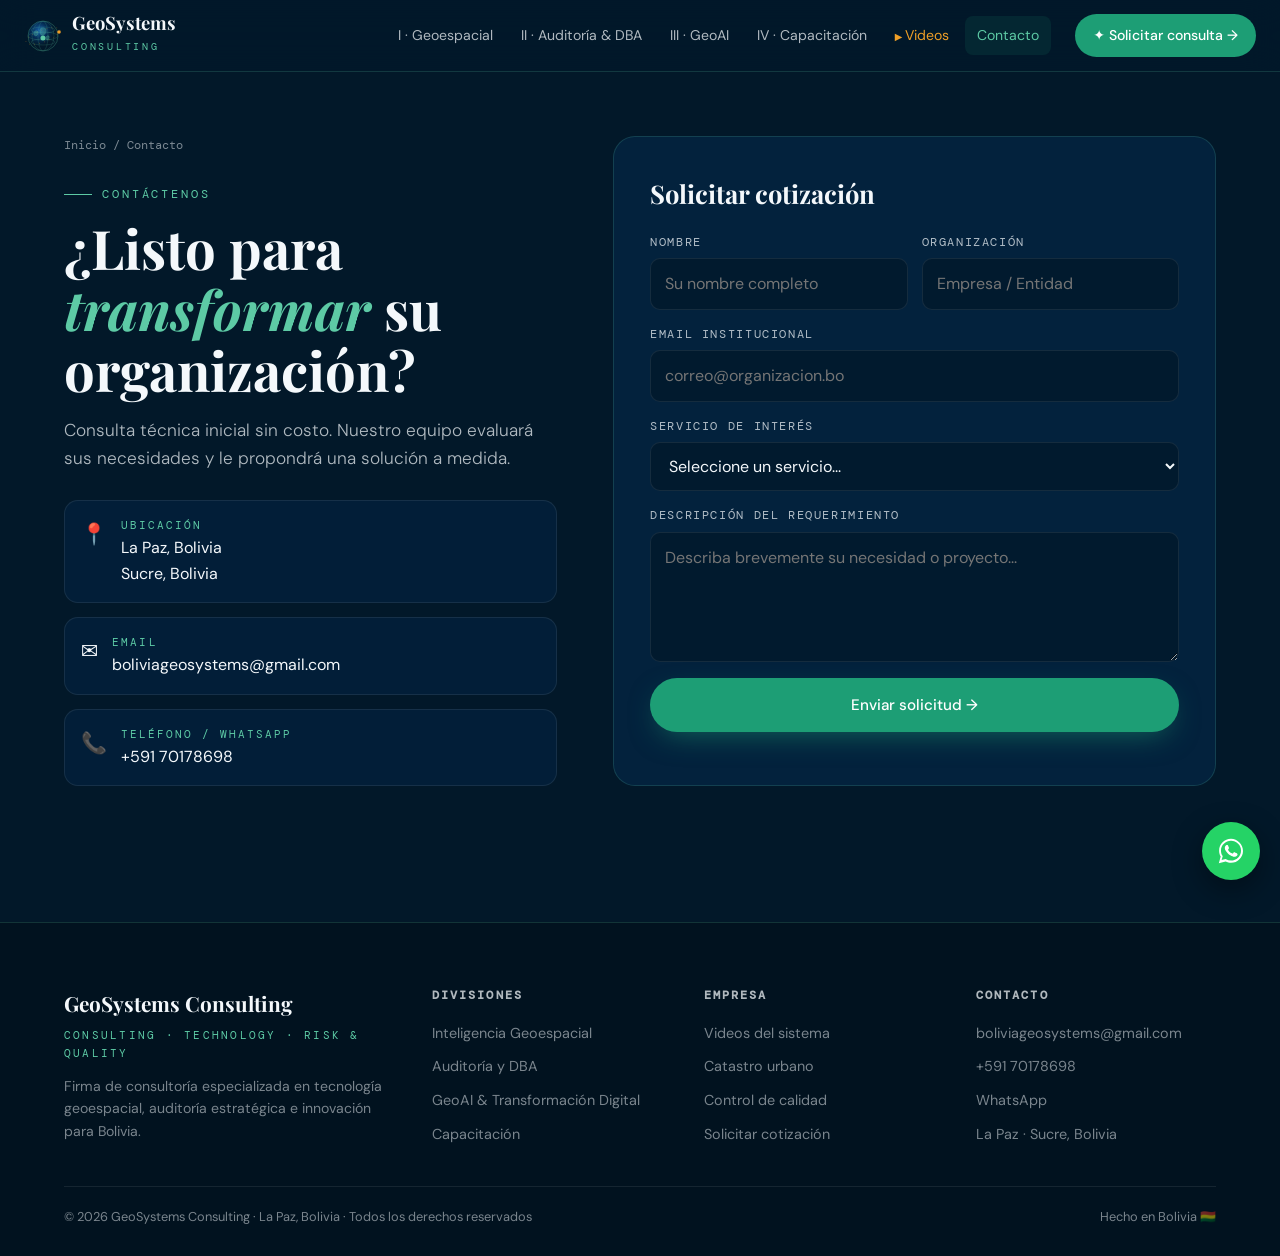
<file: contacto.html>
<!DOCTYPE html>
<html lang="es">
<head>
<meta charset="UTF-8">
<meta name="viewport" content="width=device-width, initial-scale=1.0">
<title>Contacto y Cotización | GeoSystems Consulting</title>
<meta name="description" content="Solicite una consulta técnica inicial sin costo con GeoSystems Consulting. La Paz y Sucre, Bolivia.">
<link rel="preconnect" href="https://fonts.googleapis.com">
<link rel="preconnect" href="https://fonts.gstatic.com" crossorigin>
<link href="https://fonts.googleapis.com/css2?family=Playfair+Display:ital,wght@0,400;0,700;0,900;1,400;1,700&family=DM+Sans:wght@300;400;500;700&family=DM+Mono:wght@400;500&display=swap" rel="stylesheet">
<link rel="stylesheet" href="assets/css/styles.css?v=10">
</head>
<body data-page="contact">

<section style="padding-top:calc(var(--nav-h) + 64px)">
  <div class="container contact-grid">
    <div>
      <div class="breadcrumb"><a href="index.html">Inicio</a> / Contacto</div>
      <span class="eyebrow reveal">Contáctenos</span>
      <h1 class="h-section reveal" style="font-size:clamp(2.2rem,4.5vw,3.4rem)">¿Listo para <span class="accent">transformar</span> su organización?</h1>
      <p class="lead reveal">Consulta técnica inicial sin costo. Nuestro equipo evaluará sus necesidades y le propondrá una solución a medida.</p>
      <div class="c-items">
        <div class="c-item reveal"><div class="ico">📍</div><div><div class="lbl">Ubicación</div>La Paz, Bolivia<br>Sucre, Bolivia</div></div>
        <a class="c-item reveal d1" href="mailto:boliviageosystems@gmail.com"><div class="ico">✉️</div><div><div class="lbl">Email</div>boliviageosystems@gmail.com</div></a>
        <a class="c-item reveal d2" href="tel:+59170178698"><div class="ico">📞</div><div><div class="lbl">Teléfono / WhatsApp</div>+591 70178698</div></a>
      </div>
    </div>

    <div class="form-card reveal d1">
      <h2 style="font-family:var(--serif);font-size:1.6rem;margin-bottom:20px">Solicitar cotización</h2>
      <form id="cotizacionForm" onsubmit="handleSubmit(event)">
        <div class="form-row">
          <div class="form-group"><label for="f-nombre">Nombre</label><input id="f-nombre" type="text" name="nombre" placeholder="Su nombre completo" required autocomplete="name"></div>
          <div class="form-group"><label for="f-org">Organización</label><input id="f-org" type="text" name="organizacion" placeholder="Empresa / Entidad" required autocomplete="organization"></div>
        </div>
        <div class="form-group"><label for="f-email">Email institucional</label><input id="f-email" type="email" name="email" placeholder="correo@organizacion.bo" required autocomplete="email"></div>
        <div class="form-group"><label for="f-serv">Servicio de interés</label>
          <select id="f-serv" name="servicio" required>
            <option value="">Seleccione un servicio...</option>
            <optgroup label="I · Geoespacial">
              <option>Teledetección y Análisis Satelital (InSAR)</option>
              <option>Sistemas de Alerta Temprana (SAT)</option>
              <option>Fotogrametría y Mapeo con Drones</option>
              <option>Catastro y Gestión Territorial (SIG)</option>
              <option>Telemática y Rastreo IoT</option>
            </optgroup>
            <optgroup label="II · Auditoría & Datos">
              <option>Auditoría de Inversión Pública (VIPFE)</option>
              <option>Auditoría Financiera Ley 1178 / SAFCO</option>
              <option>Peritaje y Auditoría Forense</option>
              <option>Ciberseguridad y Auditoría ASFI</option>
              <option>Consultoría Corporativa / SEPREC</option>
              <option>Ingeniería y Arquitectura de Datos</option>
              <option>Desarrollo de Aplicaciones Web y Escritorio</option>
              <option>Sistema de Inventario (Titanium Store)</option>
            </optgroup>
            <optgroup label="III · GeoAI">
              <option>Inventario de Activos por GIS</option>
              <option>Auditoría de Obras por Satélite</option>
              <option>Automatización RPA</option>
              <option>Business Intelligence</option>
              <option>Migración Cloud</option>
            </optgroup>
            <optgroup label="IV · Capacitación">
              <option>Programa de Capacitación Técnica</option>
            </optgroup>
          </select>
        </div>
        <div class="form-group"><label for="f-desc">Descripción del requerimiento</label><textarea id="f-desc" name="descripcion" placeholder="Describa brevemente su necesidad o proyecto..." required></textarea></div>
        <button type="submit" class="btn btn-primary" style="width:100%">Enviar solicitud →</button>
      </form>
    </div>
  </div>
</section>

<script src="assets/js/main.js?v=2"></script>
</body>
</html>
</file>
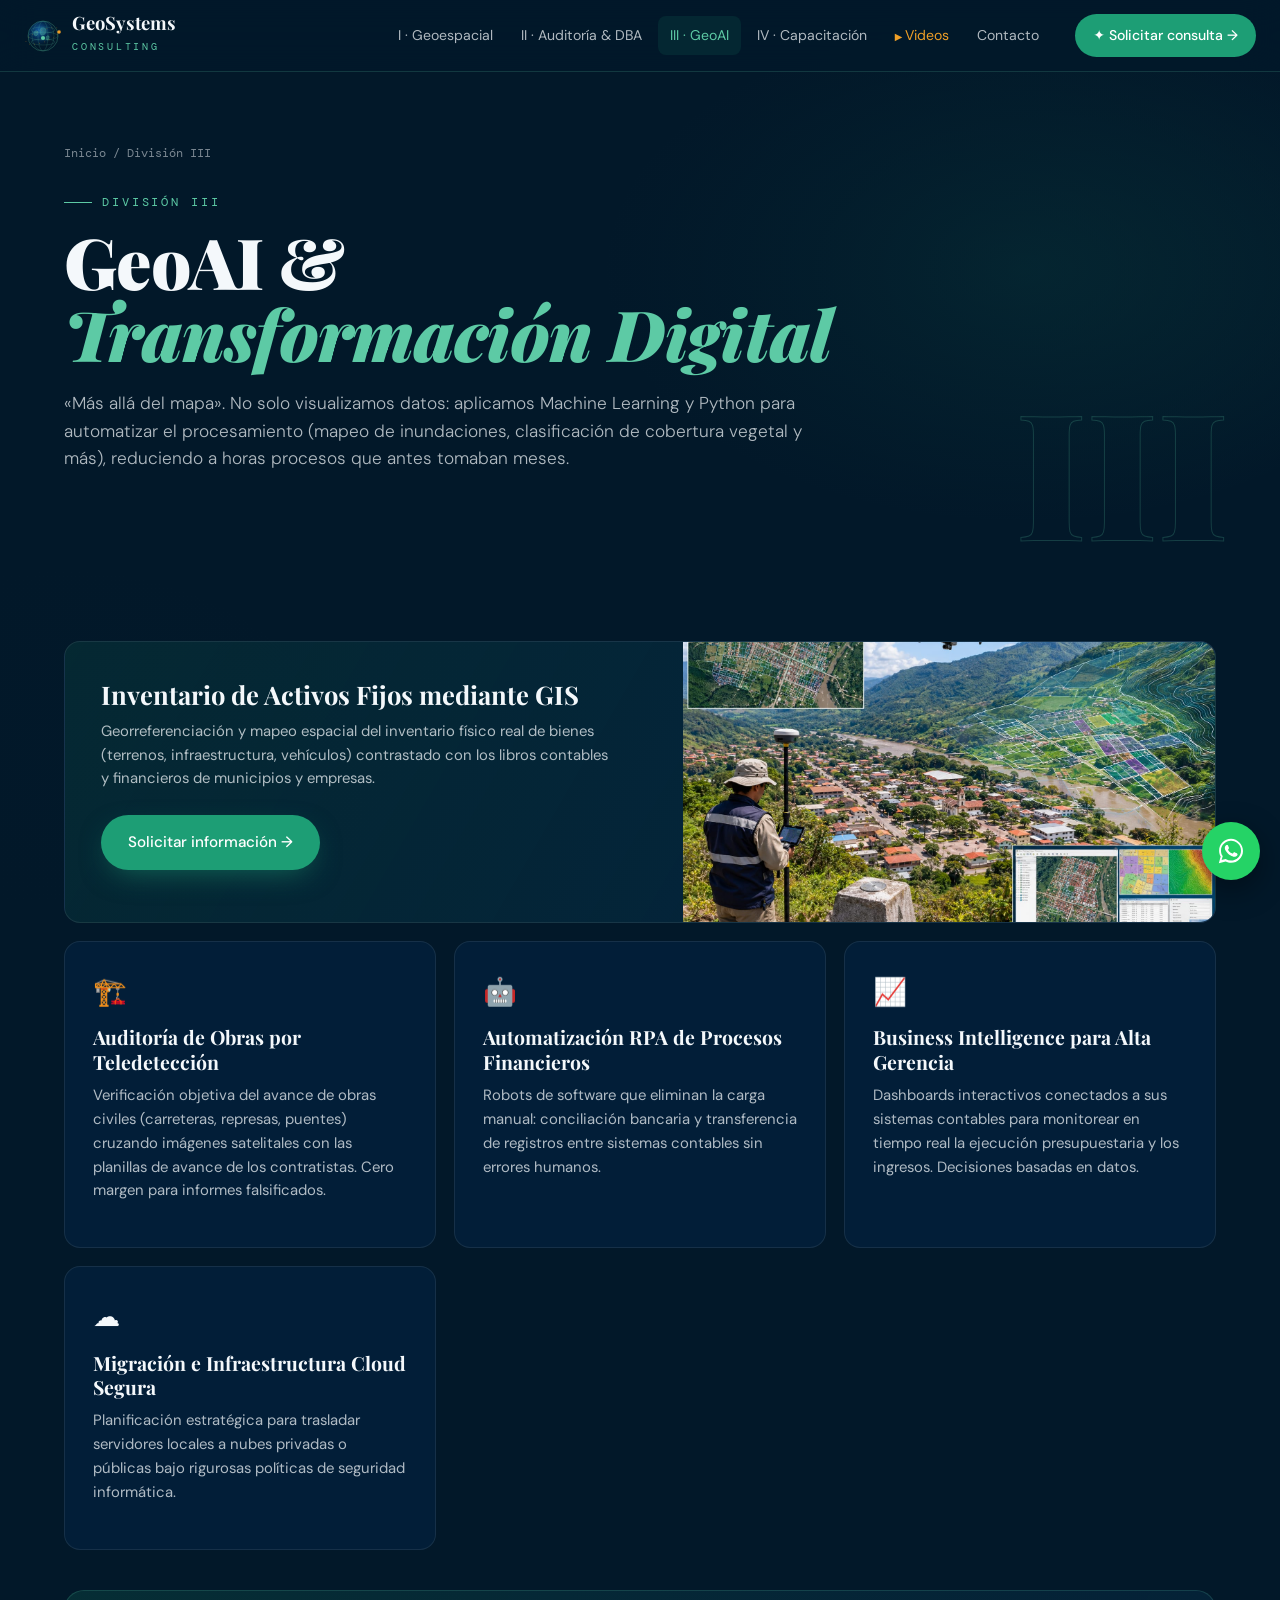
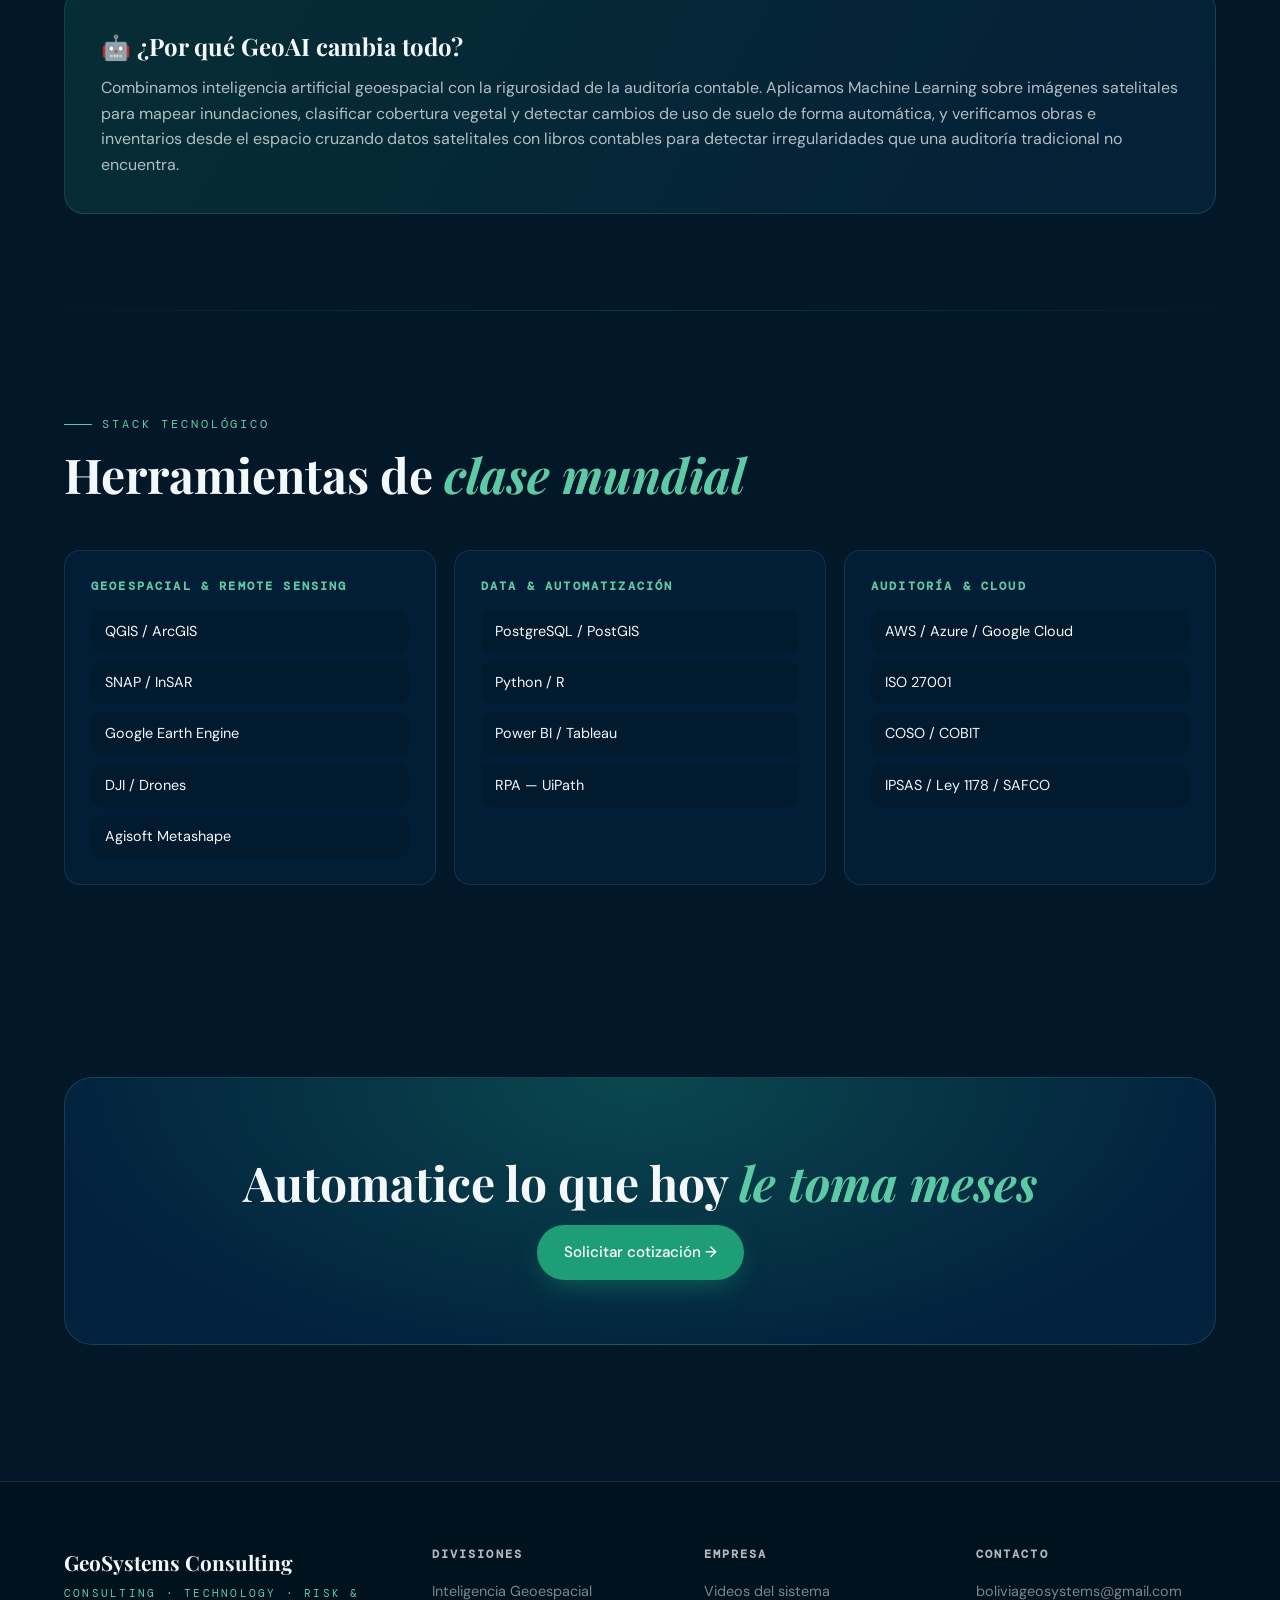
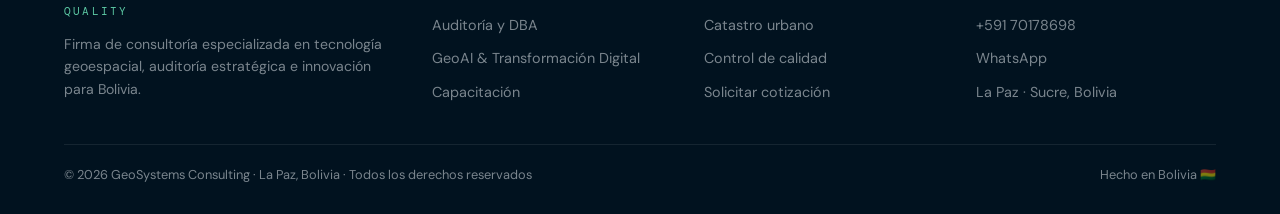
<file: geoai.html>
<!DOCTYPE html>
<html lang="es">
<head>
<meta charset="UTF-8">
<meta name="viewport" content="width=device-width, initial-scale=1.0">
<title>GeoAI & Transformación Digital | GeoSystems Consulting</title>
<meta name="description" content="Machine Learning geoespacial, inventario de activos por GIS, auditoría de obras por teledetección, RPA, Business Intelligence y migración cloud.">
<link rel="preconnect" href="https://fonts.googleapis.com">
<link rel="preconnect" href="https://fonts.gstatic.com" crossorigin>
<link href="https://fonts.googleapis.com/css2?family=Playfair+Display:ital,wght@0,400;0,700;0,900;1,400;1,700&family=DM+Sans:wght@300;400;500;700&family=DM+Mono:wght@400;500&display=swap" rel="stylesheet">
<link rel="stylesheet" href="assets/css/styles.css?v=10">
</head>
<body data-page="geoai">

<header class="page-hero">
  <div class="bg" style="background:radial-gradient(700px 420px at 80% 30%,rgba(29,158,117,.28),transparent 60%),radial-gradient(500px 400px at 5% 90%,rgba(24,95,165,.35),transparent 60%)"></div>
  <span class="num" aria-hidden="true">III</span>
  <div class="container">
    <div class="breadcrumb"><a href="index.html">Inicio</a> / División III</div>
    <span class="eyebrow">División III</span>
    <h1 class="h-display" style="font-size:clamp(2.4rem,5.5vw,4.4rem);margin:14px 0 20px">GeoAI &<br><span class="accent">Transformación Digital</span></h1>
    <p class="lead">«Más allá del mapa». No solo visualizamos datos: aplicamos Machine Learning y Python para automatizar el procesamiento (mapeo de inundaciones, clasificación de cobertura vegetal y más), reduciendo a horas procesos que antes tomaban meses.</p>
  </div>
</header>

<section>
  <div class="container">
    <div class="srv-grid">
      <article class="srv featured reveal">
        <div class="body">
                    <h3 style="font-size:1.6rem">Inventario de Activos Fijos mediante GIS</h3>
          <p>Georreferenciación y mapeo espacial del inventario físico real de bienes (terrenos, infraestructura, vehículos) contrastado con los libros contables y financieros de municipios y empresas.</p>
          <a href="contacto.html?servicio=Inventario%20de%20Activos%20por%20GIS" class="btn btn-primary" style="margin-top:8px">Solicitar información →</a>
        </div>
        <div class="media"><img src="assets/img/catastro-campo.jpg" alt="Inventario georreferenciado de predios y activos" loading="lazy"></div>
      </article>
      <article class="srv reveal"><div class="ico">🏗️</div><h3>Auditoría de Obras por Teledetección</h3><p>Verificación objetiva del avance de obras civiles (carreteras, represas, puentes) cruzando imágenes satelitales con las planillas de avance de los contratistas. Cero margen para informes falsificados.</p></article>
      <article class="srv reveal d1"><div class="ico">🤖</div><h3>Automatización RPA de Procesos Financieros</h3><p>Robots de software que eliminan la carga manual: conciliación bancaria y transferencia de registros entre sistemas contables sin errores humanos.</p></article>
      <article class="srv reveal d2"><div class="ico">📈</div><h3>Business Intelligence para Alta Gerencia</h3><p>Dashboards interactivos conectados a sus sistemas contables para monitorear en tiempo real la ejecución presupuestaria y los ingresos. Decisiones basadas en datos.</p></article>
      <article class="srv reveal"><div class="ico">☁️</div><h3>Migración e Infraestructura Cloud Segura</h3><p>Planificación estratégica para trasladar servidores locales a nubes privadas o públicas bajo rigurosas políticas de seguridad informática.</p></article>
    </div>

    <div class="callout reveal">
      <h3>🤖 ¿Por qué GeoAI cambia todo?</h3>
      <p>Combinamos inteligencia artificial geoespacial con la rigurosidad de la auditoría contable. Aplicamos Machine Learning sobre imágenes satelitales para mapear inundaciones, clasificar cobertura vegetal y detectar cambios de uso de suelo de forma automática, y verificamos obras e inventarios desde el espacio cruzando datos satelitales con libros contables para detectar irregularidades que una auditoría tradicional no encuentra.</p>
    </div>
  </div>
</section>

<div class="divider"></div>

<section>
  <div class="container">
    <div class="section-head reveal">
      <span class="eyebrow">Stack tecnológico</span>
      <h2 class="h-section">Herramientas de <span class="accent">clase mundial</span></h2>
    </div>
    <div class="stack-grid">
      <div class="stack reveal"><h4>GEOESPACIAL & REMOTE SENSING</h4><ul><li>QGIS / ArcGIS</li><li>SNAP / InSAR</li><li>Google Earth Engine</li><li>DJI / Drones</li><li>Agisoft Metashape</li></ul></div>
      <div class="stack reveal d1"><h4>DATA & AUTOMATIZACIÓN</h4><ul><li>PostgreSQL / PostGIS</li><li>Python / R</li><li>Power BI / Tableau</li><li>RPA — UiPath</li></ul></div>
      <div class="stack reveal d2"><h4>AUDITORÍA & CLOUD</h4><ul><li>AWS / Azure / Google Cloud</li><li>ISO 27001</li><li>COSO / COBIT</li><li>IPSAS / Ley 1178 / SAFCO</li></ul></div>
    </div>
  </div>
</section>

<section>
  <div class="container">
    <div class="cta-band reveal">
      <h2 class="h-section">Automatice lo que hoy <span class="accent">le toma meses</span></h2>
      <div class="actions"><a href="contacto.html" class="btn btn-primary">Solicitar cotización →</a></div>
    </div>
  </div>
</section>

<script src="assets/js/main.js?v=2"></script>
</body>
</html>
</file>
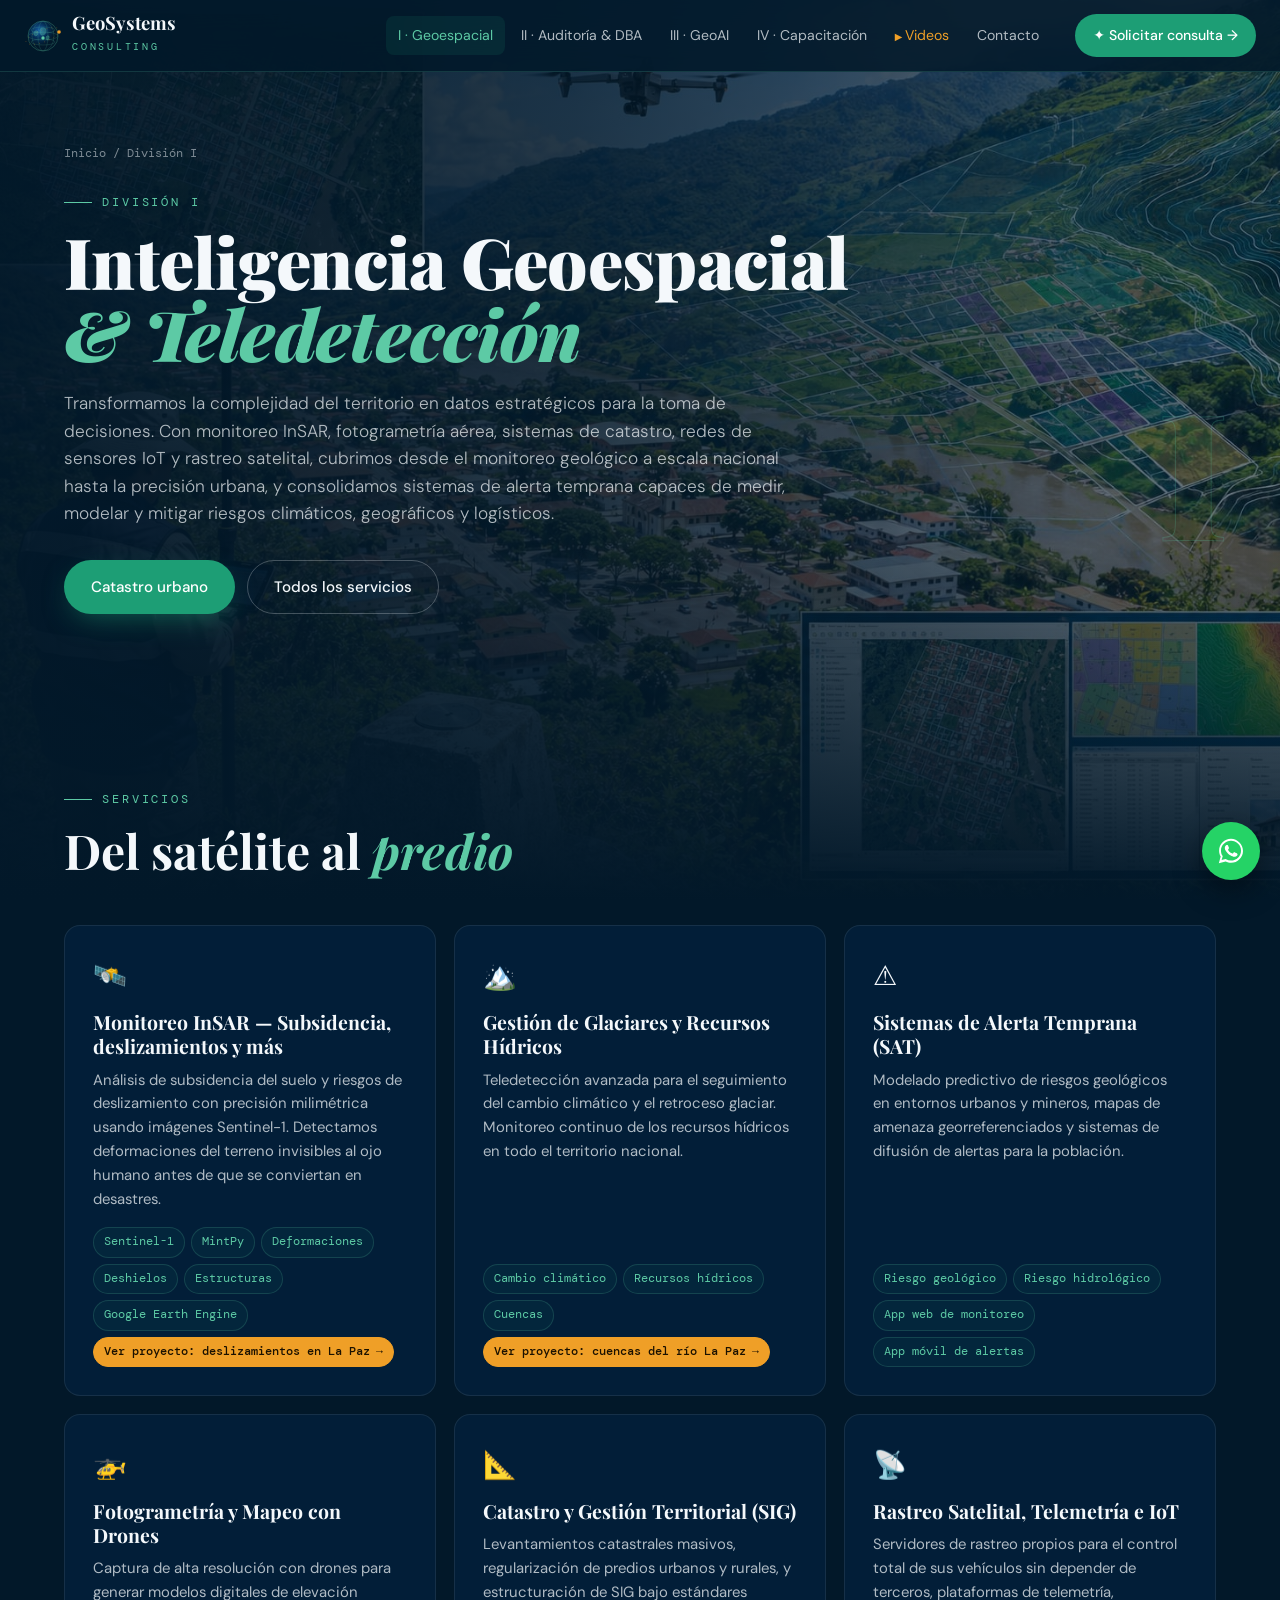
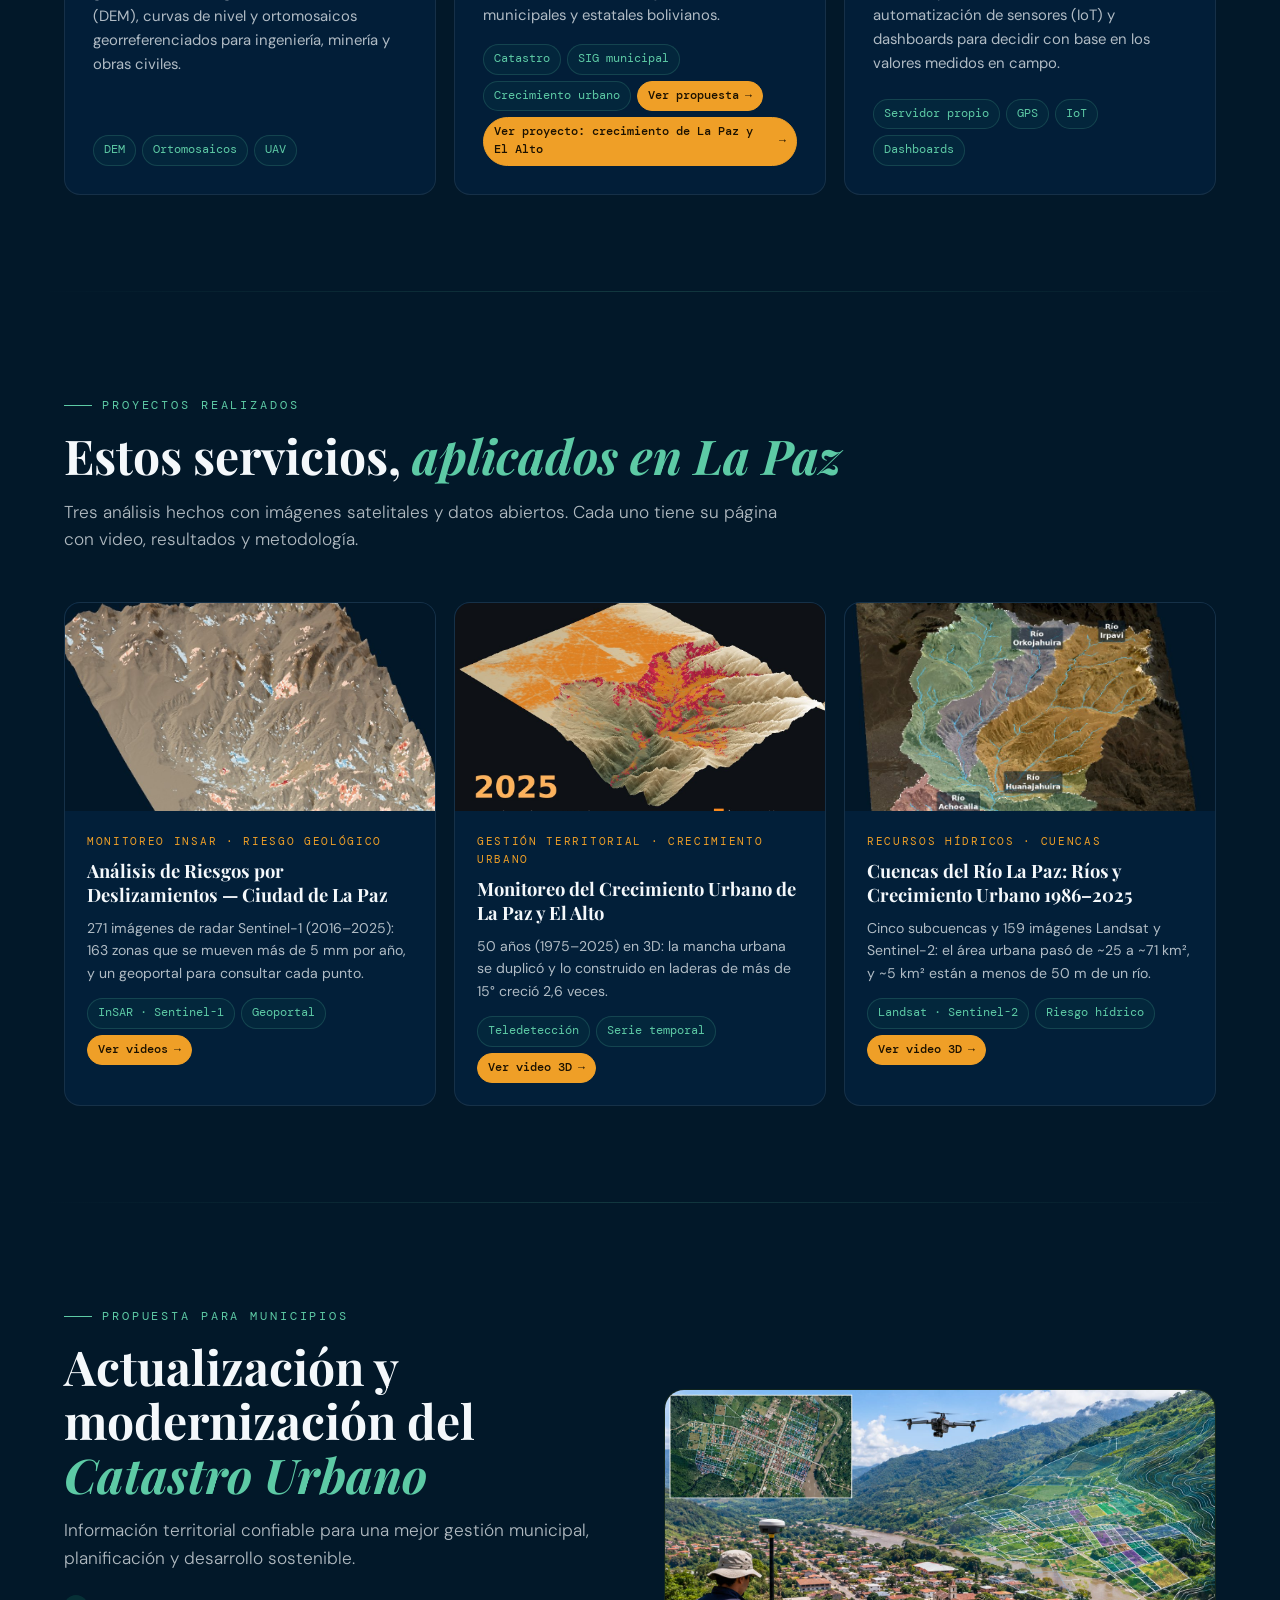
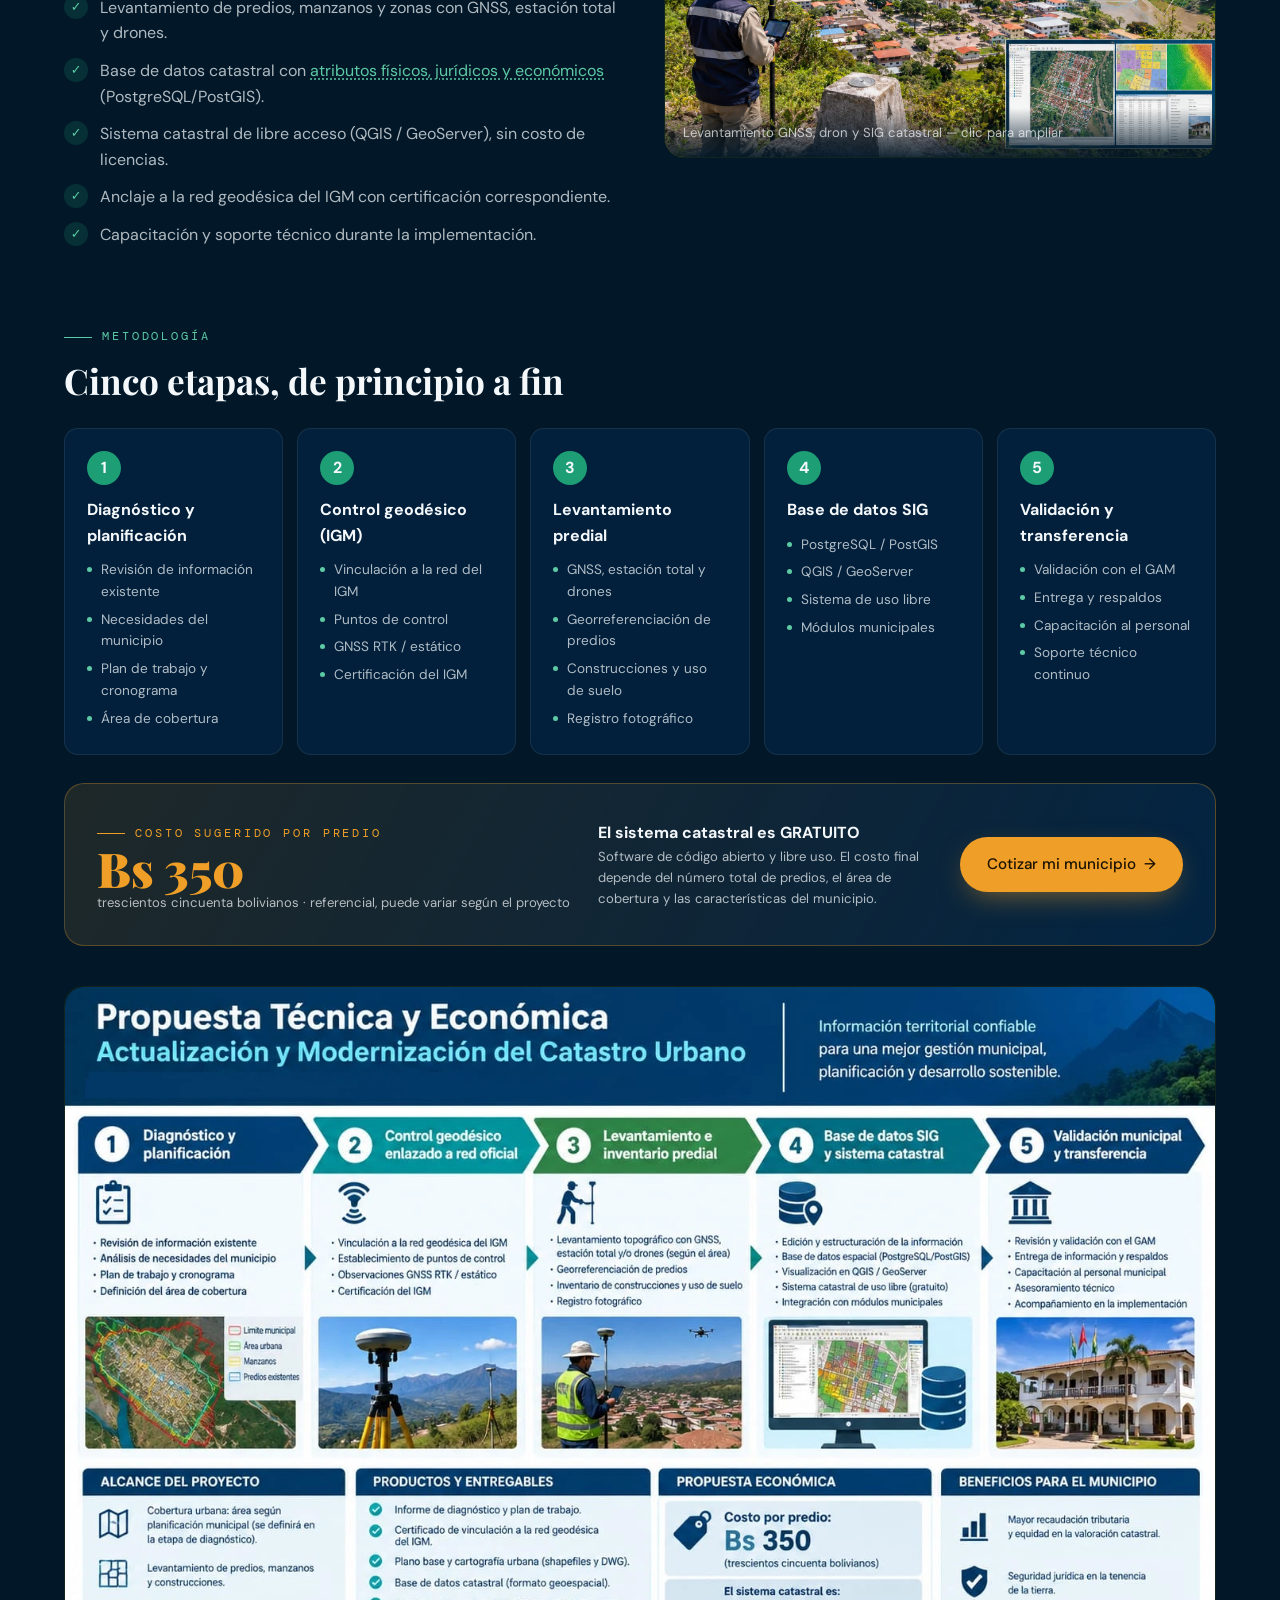
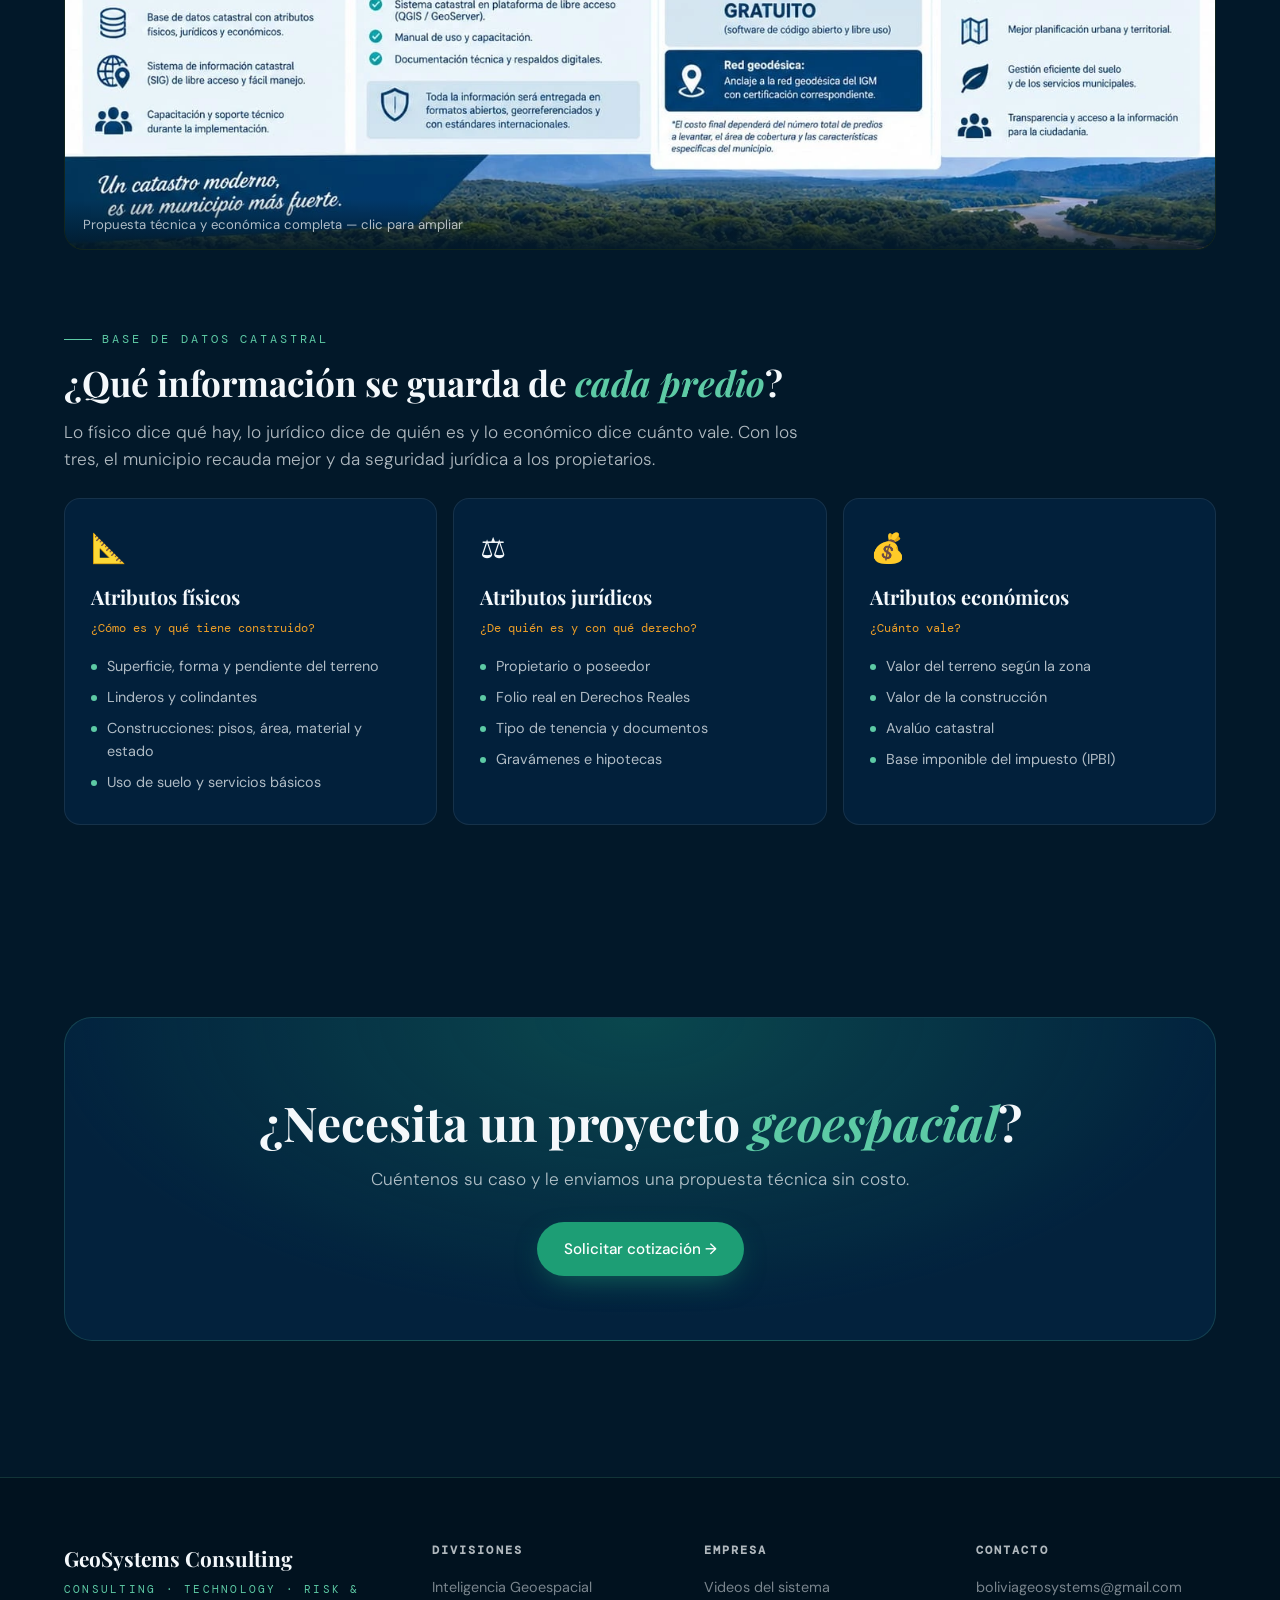
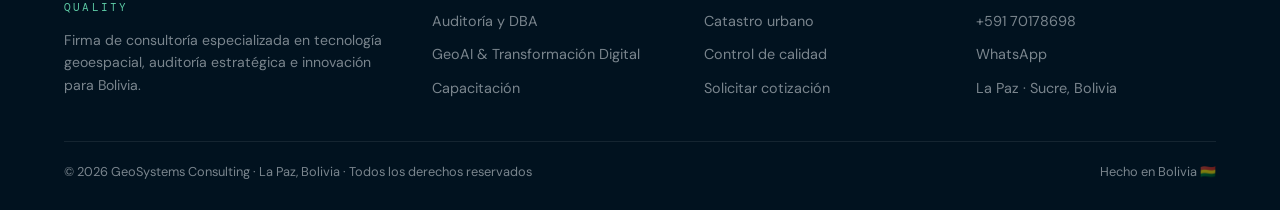
<file: geoespacial.html>
<!DOCTYPE html>
<html lang="es">
<head>
<meta charset="UTF-8">
<meta name="viewport" content="width=device-width, initial-scale=1.0">
<title>Inteligencia Geoespacial & Teledetección | GeoSystems Consulting</title>
<meta name="description" content="Monitoreo InSAR, sistemas de alerta temprana, fotogrametría con drones, catastro urbano, rastreo satelital e IoT en Bolivia.">
<link rel="preconnect" href="https://fonts.googleapis.com">
<link rel="preconnect" href="https://fonts.gstatic.com" crossorigin>
<link href="https://fonts.googleapis.com/css2?family=Playfair+Display:ital,wght@0,400;0,700;0,900;1,400;1,700&family=DM+Sans:wght@300;400;500;700&family=DM+Mono:wght@400;500&display=swap" rel="stylesheet">
<link rel="stylesheet" href="assets/css/styles.css?v=10">
</head>
<body data-page="geo">

<header class="page-hero">
  <div class="bg" style="background-image:url('assets/img/catastro-campo.jpg')"></div>
  <span class="num" aria-hidden="true">I</span>
  <div class="container">
    <div class="breadcrumb"><a href="index.html">Inicio</a> / División I</div>
    <span class="eyebrow">División I</span>
    <h1 class="h-display" style="font-size:clamp(2.4rem,5.5vw,4.4rem);margin:14px 0 20px">Inteligencia Geoespacial<br><span class="accent">& Teledetección</span></h1>
    <p class="lead">Transformamos la complejidad del territorio en datos estratégicos para la toma de decisiones. Con monitoreo InSAR, fotogrametría aérea, sistemas de catastro, redes de sensores IoT y rastreo satelital, cubrimos desde el monitoreo geológico a escala nacional hasta la precisión urbana, y consolidamos sistemas de alerta temprana capaces de medir, modelar y mitigar riesgos climáticos, geográficos y logísticos.</p>
    <div class="hero-actions" style="margin-bottom:0">
      <a href="#catastro" class="btn btn-primary">Catastro urbano</a>
      <a href="#servicios" class="btn btn-ghost">Todos los servicios</a>
    </div>
  </div>
</header>

<section id="servicios">
  <div class="container">
    <div class="section-head reveal">
      <span class="eyebrow">Servicios</span>
      <h2 class="h-section">Del satélite al <span class="accent">predio</span></h2>
    </div>
    <div class="srv-grid">
      <article class="srv reveal">
        <div class="ico">🛰️</div>
        <h3>Monitoreo InSAR — Subsidencia, deslizamientos y más</h3>
        <p>Análisis de subsidencia del suelo y riesgos de deslizamiento con precisión milimétrica usando imágenes Sentinel-1. Detectamos deformaciones del terreno invisibles al ojo humano antes de que se conviertan en desastres.</p>
        <div class="pills"><span class="pill">Sentinel-1</span><span class="pill">MintPy</span><span class="pill">Deformaciones</span><span class="pill">Deshielos</span><span class="pill">Estructuras</span><span class="pill">Google Earth Engine</span><a class="pill pill-cta" href="proyecto-deslizamientos-la-paz.html">Ver proyecto: deslizamientos en La Paz <span class="arr">→</span></a></div>
      </article>
      <article class="srv reveal d1">
        <div class="ico">🏔️</div>
        <h3>Gestión de Glaciares y Recursos Hídricos</h3>
        <p>Teledetección avanzada para el seguimiento del cambio climático y el retroceso glaciar. Monitoreo continuo de los recursos hídricos en todo el territorio nacional.</p>
        <div class="pills"><span class="pill">Cambio climático</span><span class="pill">Recursos hídricos</span><span class="pill">Cuencas</span><a class="pill pill-cta" href="proyecto-cuencas-la-paz.html">Ver proyecto: cuencas del río La Paz <span class="arr">→</span></a></div>
      </article>
      <article class="srv reveal d2">
        <div class="ico">⚠️</div>
        <h3>Sistemas de Alerta Temprana (SAT)</h3>
        <p>Modelado predictivo de riesgos geológicos en entornos urbanos y mineros, mapas de amenaza georreferenciados y sistemas de difusión de alertas para la población.</p>
        <div class="pills"><span class="pill">Riesgo geológico</span><span class="pill">Riesgo hidrológico</span><span class="pill">App web de monitoreo</span><span class="pill">App móvil de alertas</span></div>
      </article>
      <article class="srv reveal">
        <div class="ico">🚁</div>
        <h3>Fotogrametría y Mapeo con Drones</h3>
        <p>Captura de alta resolución con drones para generar modelos digitales de elevación (DEM), curvas de nivel y ortomosaicos georreferenciados para ingeniería, minería y obras civiles.</p>
        <div class="pills"><span class="pill">DEM</span><span class="pill">Ortomosaicos</span><span class="pill">UAV</span></div>
      </article>
      <article class="srv reveal d1">
        <div class="ico">📐</div>
        <h3>Catastro y Gestión Territorial (SIG)</h3>
        <p>Levantamientos catastrales masivos, regularización de predios urbanos y rurales, y estructuración de SIG bajo estándares municipales y estatales bolivianos.</p>
        <div class="pills"><span class="pill">Catastro</span><span class="pill">SIG municipal</span><span class="pill">Crecimiento urbano</span><a class="pill pill-cta" href="#catastro">Ver propuesta <span class="arr">→</span></a><a class="pill pill-cta" href="proyecto-la-paz-3d.html">Ver proyecto: crecimiento de La Paz y El Alto <span class="arr">→</span></a></div>
      </article>
      <article class="srv reveal d2">
        <div class="ico">📡</div>
        <h3>Rastreo Satelital, Telemetría e IoT</h3>
        <p>Servidores de rastreo propios para el control total de sus vehículos sin depender de terceros, plataformas de telemetría, automatización de sensores (IoT) y dashboards para decidir con base en los valores medidos en campo.</p>
        <div class="pills"><span class="pill">Servidor propio</span><span class="pill">GPS</span><span class="pill">IoT</span><span class="pill">Dashboards</span></div>
      </article>
    </div>
  </div>
</section>

<div class="divider"></div>

<!-- PROYECTOS REALIZADOS -->
<section id="proyectos">
  <div class="container">
    <div class="section-head reveal">
      <span class="eyebrow">Proyectos realizados</span>
      <h2 class="h-section">Estos servicios, <span class="accent">aplicados en La Paz</span></h2>
      <p class="lead">Tres análisis hechos con imágenes satelitales y datos abiertos. Cada uno tiene su página con video, resultados y metodología.</p>
    </div>
    <div class="proj-grid">
      <article class="proj reveal">
        <a class="thumb" href="proyecto-deslizamientos-la-paz.html" aria-label="Ver el proyecto de deslizamientos en La Paz"><img src="assets/img/deslizamientos-la-paz-tarjeta.jpg" alt="Cuenca del río La Paz en 3D con la velocidad del terreno medida por satélite" loading="lazy"></a>
        <div class="body">
          <div class="tag">Monitoreo InSAR · Riesgo geológico</div>
          <h3>Análisis de Riesgos por Deslizamientos — Ciudad de La Paz</h3>
          <p>271 imágenes de radar Sentinel-1 (2016–2025): 163 zonas que se mueven más de 5 mm por año, y un geoportal para consultar cada punto.</p>
          <div class="pills"><span class="pill">InSAR · Sentinel-1</span><span class="pill">Geoportal</span><a class="pill pill-cta" href="proyecto-deslizamientos-la-paz.html">Ver videos <span class="arr">→</span></a></div>
        </div>
      </article>
      <article class="proj reveal d1">
        <a class="thumb" href="proyecto-la-paz-3d.html" aria-label="Ver el video 3D de La Paz – El Alto"><img src="assets/img/lapaz-elalto-3d.jpg" alt="Modelo 3D de La Paz y El Alto con la mancha urbana de 2025" loading="lazy" style="object-position:center 58%"></a>
        <div class="body">
          <div class="tag">Gestión territorial · Crecimiento urbano</div>
          <h3>Monitoreo del Crecimiento Urbano de La Paz y El Alto</h3>
          <p>50 años (1975–2025) en 3D: la mancha urbana se duplicó y lo construido en laderas de más de 15° creció 2,6 veces.</p>
          <div class="pills"><span class="pill">Teledetección</span><span class="pill">Serie temporal</span><a class="pill pill-cta" href="proyecto-la-paz-3d.html">Ver video 3D <span class="arr">→</span></a></div>
        </div>
      </article>
      <article class="proj reveal d2">
        <a class="thumb" href="proyecto-cuencas-la-paz.html" aria-label="Ver el video 3D de las cuencas del río La Paz"><img src="assets/img/cuencas-la-paz-tarjeta.jpg" alt="Modelo 3D de la cuenca del río La Paz con sus cinco subcuencas" loading="lazy"></a>
        <div class="body">
          <div class="tag">Recursos hídricos · Cuencas</div>
          <h3>Cuencas del Río La Paz: Ríos y Crecimiento Urbano 1986–2025</h3>
          <p>Cinco subcuencas y 159 imágenes Landsat y Sentinel-2: el área urbana pasó de ~25 a ~71 km², y ~5 km² están a menos de 50 m de un río.</p>
          <div class="pills"><span class="pill">Landsat · Sentinel-2</span><span class="pill">Riesgo hídrico</span><a class="pill pill-cta" href="proyecto-cuencas-la-paz.html">Ver video 3D <span class="arr">→</span></a></div>
        </div>
      </article>
    </div>
  </div>
</section>

<div class="divider"></div>

<!-- CATASTRO -->
<section id="catastro">
  <div class="container">
    <div class="two-col">
      <div class="reveal">
        <span class="eyebrow">Propuesta para municipios</span>
        <h2 class="h-section">Actualización y modernización del <span class="accent">Catastro Urbano</span></h2>
        <p class="lead">Información territorial confiable para una mejor gestión municipal, planificación y desarrollo sostenible.</p>
        <ul class="check-list">
          <li>Levantamiento de predios, manzanos y zonas con GNSS, estación total y drones.</li>
          <li><span>Base de datos catastral con <a href="#atributos" class="link-inline">atributos físicos, jurídicos y económicos</a> (PostgreSQL/PostGIS).</span></li>
          <li>Sistema catastral de libre acceso (QGIS / GeoServer), sin costo de licencias.</li>
          <li>Anclaje a la red geodésica del IGM con certificación correspondiente.</li>
          <li>Capacitación y soporte técnico durante la implementación.</li>
        </ul>
      </div>
      <figure class="figure reveal d1" data-zoom>
        <img src="assets/img/catastro-campo.jpg" alt="Técnico con GNSS RTK junto a un punto geodésico, dron en vuelo y capas catastrales sobre el municipio" loading="lazy" width="1536" height="1024">
        <figcaption>Levantamiento GNSS, dron y SIG catastral — clic para ampliar</figcaption>
      </figure>
    </div>

    <div class="section-head reveal" style="margin:72px 0 28px">
      <span class="eyebrow">Metodología</span>
      <h3 class="h-section" style="font-size:clamp(1.6rem,3vw,2.2rem)">Cinco etapas, de principio a fin</h3>
    </div>
    <div class="steps">
      <div class="step reveal"><h4>Diagnóstico y planificación</h4><ul><li>Revisión de información existente</li><li>Necesidades del municipio</li><li>Plan de trabajo y cronograma</li><li>Área de cobertura</li></ul></div>
      <div class="step reveal d1"><h4>Control geodésico (IGM)</h4><ul><li>Vinculación a la red del IGM</li><li>Puntos de control</li><li>GNSS RTK / estático</li><li>Certificación del IGM</li></ul></div>
      <div class="step reveal d2"><h4>Levantamiento predial</h4><ul><li>GNSS, estación total y drones</li><li>Georreferenciación de predios</li><li>Construcciones y uso de suelo</li><li>Registro fotográfico</li></ul></div>
      <div class="step reveal d3"><h4>Base de datos SIG</h4><ul><li>PostgreSQL / PostGIS</li><li>QGIS / GeoServer</li><li>Sistema de uso libre</li><li>Módulos municipales</li></ul></div>
      <div class="step reveal"><h4>Validación y transferencia</h4><ul><li>Validación con el GAM</li><li>Entrega y respaldos</li><li>Capacitación al personal</li><li>Soporte técnico continuo</li></ul></div>
    </div>

    <div class="price-card reveal">
      <div><span class="eyebrow" style="color:var(--amber)">Costo sugerido por predio</span><div class="big">Bs 350</div><small>trescientos cincuenta bolivianos · referencial, puede variar según el proyecto</small></div>
      <div><strong>El sistema catastral es GRATUITO</strong><small>Software de código abierto y libre uso. El costo final depende del número total de predios, el área de cobertura y las características del municipio.</small></div>
      <a href="contacto.html?servicio=Catastro%20y%20Gesti%C3%B3n%20Territorial%20(SIG)" class="btn btn-amber btn-cta">Cotizar mi municipio <span class="arr">→</span></a>
    </div>

    <figure class="figure reveal" data-zoom style="margin-top:40px">
      <img src="assets/img/catastro-propuesta.webp" alt="Infografía: propuesta técnica y económica de actualización del catastro urbano — etapas, alcance, entregables, costo y beneficios" loading="lazy" width="1448" height="1086">
      <figcaption>Propuesta técnica y económica completa — clic para ampliar</figcaption>
    </figure>

    <!-- Qué datos se guardan de cada predio -->
    <div id="atributos" class="section-head reveal" style="margin:72px 0 24px">
      <span class="eyebrow">Base de datos catastral</span>
      <h3 class="h-section" style="font-size:clamp(1.6rem,3vw,2.2rem)">¿Qué información se guarda de <span class="accent">cada predio</span>?</h3>
      <p class="lead">Lo físico dice qué hay, lo jurídico dice de quién es y lo económico dice cuánto vale. Con los tres, el municipio recauda mejor y da seguridad jurídica a los propietarios.</p>
    </div>
    <div class="attr-grid">
      <div class="attr reveal">
        <div class="ico">📐</div>
        <h4>Atributos físicos</h4>
        <p class="q">¿Cómo es y qué tiene construido?</p>
        <ul><li>Superficie, forma y pendiente del terreno</li><li>Linderos y colindantes</li><li>Construcciones: pisos, área, material y estado</li><li>Uso de suelo y servicios básicos</li></ul>
      </div>
      <div class="attr reveal d1">
        <div class="ico">⚖️</div>
        <h4>Atributos jurídicos</h4>
        <p class="q">¿De quién es y con qué derecho?</p>
        <ul><li>Propietario o poseedor</li><li>Folio real en Derechos Reales</li><li>Tipo de tenencia y documentos</li><li>Gravámenes e hipotecas</li></ul>
      </div>
      <div class="attr reveal d2">
        <div class="ico">💰</div>
        <h4>Atributos económicos</h4>
        <p class="q">¿Cuánto vale?</p>
        <ul><li>Valor del terreno según la zona</li><li>Valor de la construcción</li><li>Avalúo catastral</li><li>Base imponible del impuesto (IPBI)</li></ul>
      </div>
    </div>
  </div>
</section>

<section>
  <div class="container">
    <div class="cta-band reveal">
      <h2 class="h-section">¿Necesita un proyecto <span class="accent">geoespacial</span>?</h2>
      <p class="lead">Cuéntenos su caso y le enviamos una propuesta técnica sin costo.</p>
      <div class="actions"><a href="contacto.html" class="btn btn-primary">Solicitar cotización →</a></div>
    </div>
  </div>
</section>

<script src="assets/js/main.js?v=2"></script>
</body>
</html>
</file>
<file: assets/css/styles.css>
/* =========================================================
   GeoSystems Consulting — estilos compartidos (multipágina)
   ========================================================= */
:root{
  --navy:#021829; --navy-2:#042C53; --navy-3:#0a3a66; --panel:#06223b;
  --teal:#1D9E75; --teal-light:#5DCAA5; --amber:#EF9F27; --blue:#185FA5;
  --white:#F4F8FB; --white-dim:rgba(244,248,251,.72); --muted:rgba(244,248,251,.5);
  --border:rgba(93,202,165,.18); --border-2:rgba(244,248,251,.08);
  --serif:"Playfair Display",Georgia,serif; --sans:"DM Sans",system-ui,sans-serif; --mono:"DM Mono",ui-monospace,monospace;
  --radius:16px; --max:1200px; --nav-h:72px;
}
*,*::before,*::after{box-sizing:border-box;margin:0;padding:0}
html{scroll-behavior:smooth;scroll-padding-top:calc(var(--nav-h) + 16px)}
body{font-family:var(--sans);background:var(--navy);color:var(--white);line-height:1.6;overflow-x:hidden;-webkit-font-smoothing:antialiased}
img,video{max-width:100%;display:block}
a{color:inherit;text-decoration:none}
button{font:inherit;cursor:pointer}
.container{max-width:var(--max);margin:0 auto;padding:0 24px}
@media (max-width:600px){.container{padding:0 16px}}

/* ---------- NAV ---------- */
#navbar{position:fixed;inset:0 0 auto 0;height:var(--nav-h);z-index:100;display:flex;align-items:center;transition:background .3s,border-color .3s;border-bottom:1px solid transparent}
#navbar.scrolled,#navbar.solid{background:rgba(2,24,41,.88);backdrop-filter:blur(18px);-webkit-backdrop-filter:blur(18px);border-bottom-color:var(--border)}
.nav-inner{width:100%;max-width:1320px;margin:0 auto;padding:0 24px;display:flex;align-items:center;gap:24px}
.nav-logo{display:flex;align-items:center;gap:10px;flex-shrink:0}
.nav-logo svg{width:38px;height:38px}
.nav-logo-name{font-family:var(--serif);font-weight:700;font-size:1.15rem;display:block;line-height:1}
.nav-logo-sub{font-family:var(--mono);font-size:.62rem;letter-spacing:.28em;text-transform:uppercase;color:var(--teal-light)}
.nav-links{display:flex;list-style:none;gap:4px;margin-left:auto}
.nav-links a{display:block;padding:8px 12px;border-radius:8px;font-size:.88rem;color:var(--white-dim);transition:color .2s,background .2s}
.nav-links a:hover{color:var(--white);background:rgba(244,248,251,.06)}
.nav-links a.active{color:var(--teal-light);background:rgba(29,158,117,.12)}
.nav-links a.nav-video{color:var(--amber)}
.nav-links a.nav-video::before{content:"▶ ";font-size:.7em}
.nav-cta{display:inline-flex;align-items:center;gap:6px;padding:10px 18px;border-radius:999px;background:var(--teal);color:#fff;font-weight:500;font-size:.88rem;white-space:nowrap;transition:background .2s,transform .2s}
.nav-cta:hover{background:#18865f;transform:translateY(-1px)}
.nav-toggle{display:none;margin-left:auto;background:none;border:1px solid var(--border);color:var(--white);width:42px;height:42px;border-radius:10px;font-size:1.2rem}
@media (max-width:1080px){
  .nav-toggle{display:block}
  .nav-inner>.nav-cta{display:none}
  .nav-links{position:absolute;top:var(--nav-h);left:0;right:0;flex-direction:column;gap:2px;padding:12px 16px 20px;background:rgba(2,24,41,.97);backdrop-filter:blur(18px);border-bottom:1px solid var(--border);display:none}
  .nav-links.open{display:flex}
  .nav-links a{padding:12px 14px;font-size:1rem}
  #navbar{background:rgba(2,24,41,.92)}
}

/* ---------- BOTONES / ETIQUETAS ---------- */
.btn{display:inline-flex;align-items:center;justify-content:center;gap:8px;padding:14px 26px;border-radius:999px;font-weight:500;font-size:.95rem;border:1px solid transparent;transition:transform .2s,background .2s,border-color .2s,box-shadow .2s}
.btn:hover{transform:translateY(-2px)}
.btn-primary{background:var(--teal);color:#fff;box-shadow:0 10px 30px -10px rgba(29,158,117,.6)}
.btn-primary:hover{background:#18865f}
.btn-ghost{border-color:rgba(244,248,251,.25);color:var(--white)}
.btn-ghost:hover{border-color:var(--teal-light);color:var(--teal-light)}
.btn-amber{background:var(--amber);color:#1b1100;box-shadow:0 10px 30px -10px rgba(239,159,39,.6)}
.btn-amber:hover{background:#f5b04a}
.eyebrow{font-family:var(--mono);font-size:.75rem;letter-spacing:.24em;text-transform:uppercase;color:var(--teal-light);display:inline-flex;align-items:center;gap:10px}
.eyebrow::before{content:"";width:28px;height:1px;background:currentColor}
.h-display{font-family:var(--serif);font-weight:900;line-height:1.02;letter-spacing:-.01em;font-size:clamp(2.6rem,6vw,5rem)}
.h-section{font-family:var(--serif);font-weight:700;line-height:1.12;font-size:clamp(2rem,4vw,3rem);margin:14px 0 16px}
.accent{color:var(--teal-light);font-style:italic}
.accent-amber{color:var(--amber);font-style:italic}
.lead{font-size:1.08rem;color:var(--white-dim);font-weight:300;max-width:62ch}
.pill{display:inline-block;font-family:var(--mono);font-size:.72rem;padding:5px 10px;border-radius:999px;border:1px solid var(--border);color:var(--teal-light);background:rgba(29,158,117,.07)}
.pills{display:flex;flex-wrap:wrap;gap:6px}
/* Botón "Ver propuesta": brilla, late y la flecha empuja para invitar al clic */
.pill-cta{position:relative;display:inline-flex;align-items:center;gap:6px;color:#1b1100;background:var(--amber);border-color:var(--amber);font-weight:500;overflow:hidden;animation:ctaPulse 2.2s ease-out infinite;transition:transform .2s,background .2s}
.pill-cta .arr,.btn-cta .arr{display:inline-block;animation:ctaArrow 1.1s ease-in-out infinite}
.pill-cta::after,.btn-cta::after{content:"";position:absolute;top:0;bottom:0;left:-60%;width:40%;background:linear-gradient(90deg,transparent,rgba(255,255,255,.65),transparent);transform:skewX(-20deg);animation:ctaShine 3.2s ease-in-out infinite}
.pill-cta:hover{background:#f5b04a;transform:translateY(-2px) scale(1.04);animation-play-state:paused}
.pill-cta:hover .arr,.btn-cta:hover .arr{animation-duration:.5s}
@keyframes ctaPulse{0%{box-shadow:0 0 0 0 rgba(239,159,39,.6)}70%{box-shadow:0 0 0 12px rgba(239,159,39,0)}100%{box-shadow:0 0 0 0 rgba(239,159,39,0)}}
@keyframes ctaArrow{0%,100%{transform:translateX(0)}50%{transform:translateX(4px)}}
@keyframes ctaShine{0%,55%{left:-60%}100%{left:130%}}
.btn-cta{position:relative;overflow:hidden;animation:ctaPulseBig 2.2s ease-out infinite}
.btn-cta:hover{transform:translateY(-2px) scale(1.04);animation-play-state:paused}
@keyframes ctaPulseBig{0%{box-shadow:0 0 0 0 rgba(239,159,39,.6)}70%{box-shadow:0 0 0 18px rgba(239,159,39,0)}100%{box-shadow:0 0 0 0 rgba(239,159,39,0)}}
@media (prefers-reduced-motion:reduce){.pill-cta,.pill-cta .arr,.pill-cta::after,.btn-cta,.btn-cta .arr,.btn-cta::after{animation:none}}

/* ---------- SECCIONES ---------- */
section{padding:96px 0;position:relative}
@media (max-width:700px){section{padding:64px 0}}
.section-head{margin-bottom:48px}
.section-alt{background:linear-gradient(180deg,rgba(4,44,83,.35),rgba(2,24,41,0))}
.divider{height:1px;background:linear-gradient(90deg,transparent,var(--border),transparent);max-width:var(--max);margin:0 auto}

/* ---------- HERO HOME ---------- */
.hero{min-height:100vh;display:flex;align-items:center;padding:calc(var(--nav-h) + 40px) 0 60px;overflow:hidden}
.hero-bg{position:absolute;inset:0;z-index:-1;background:
  radial-gradient(800px 500px at 80% 30%,rgba(24,95,165,.35),transparent 60%),
  radial-gradient(600px 400px at 10% 80%,rgba(29,158,117,.18),transparent 60%),var(--navy)}
.hero-bg::after{content:"";position:absolute;inset:0;background-image:linear-gradient(rgba(255,255,255,.035) 1px,transparent 1px),linear-gradient(90deg,rgba(255,255,255,.035) 1px,transparent 1px);background-size:64px 64px;mask-image:radial-gradient(ellipse at center,#000 30%,transparent 75%)}
.hero-grid{display:grid;grid-template-columns:1.1fr .9fr;gap:56px;align-items:center}
.hero-tag{font-family:var(--mono);font-size:.8rem;letter-spacing:.3em;text-transform:uppercase;color:var(--teal-light);margin:18px 0 22px}
.hero-actions{display:flex;flex-wrap:wrap;gap:12px;margin:32px 0 44px}
.stats{display:flex;gap:40px;flex-wrap:wrap}
.stat-num{font-family:var(--serif);font-size:2.4rem;font-weight:700;line-height:1}
.stat-num span{color:var(--teal-light)}
.stat-label{font-size:.8rem;color:var(--muted);margin-top:6px}
.hero-visual{position:relative}
.hero-visual .globe{position:relative;animation:float 8s ease-in-out infinite}
.hero-visual img{border-radius:24px;box-shadow:0 40px 80px -30px rgba(0,0,0,.7),0 0 0 1px var(--border)}
@keyframes float{50%{transform:translateY(-12px)}}
/* Puntos de ubicación que parpadean sobre el globo */
.ping{--c:#5DCAA5;position:absolute;width:10px;height:10px;transform:translate(-50%,-50%);pointer-events:none}
.ping-amber{--c:#EF9F27}
.ping i{position:absolute;inset:0;border-radius:50%;background:var(--c);box-shadow:0 0 10px var(--c),0 0 22px var(--c);animation:pingBlink 2.4s ease-in-out infinite}
.ping::before,.ping::after{content:"";position:absolute;inset:0;border-radius:50%;border:2px solid var(--c);animation:pingRing 2.4s ease-out infinite}
.ping::after{animation-delay:1.2s}
.ping-amber i,.ping-amber::before{animation-delay:.8s}
.ping-amber::after{animation-delay:2s}
.ping b{position:absolute;top:50%;left:calc(100% + 10px);transform:translateY(-50%);white-space:nowrap;font:500 .68rem/1 var(--mono);letter-spacing:.08em;text-transform:uppercase;color:var(--c);padding:5px 9px;border-radius:999px;background:rgba(2,24,41,.78);border:1px solid color-mix(in srgb,var(--c) 45%,transparent);backdrop-filter:blur(6px)}
.ping-left b{left:auto;right:calc(100% + 10px)}
@keyframes pingBlink{0%,100%{transform:scale(1);opacity:1}50%{transform:scale(1.5);opacity:.45}}
@keyframes pingRing{0%{transform:scale(1);opacity:.9}100%{transform:scale(4.5);opacity:0}}
@media (max-width:480px){.ping b{font-size:.58rem;padding:4px 7px}}
@media (max-width:900px){.hero-grid{grid-template-columns:1fr}.hero-visual{max-width:420px;margin:0 auto}.hero{min-height:auto}}

/* ---------- HERO INTERNO (páginas de división) ---------- */
.page-hero{padding:calc(var(--nav-h) + 72px) 0 72px;overflow:hidden;isolation:isolate}
.page-hero .bg{position:absolute;inset:0;z-index:-1;background-size:cover;background-position:center}
.page-hero .bg::after{content:"";position:absolute;inset:0;background:linear-gradient(90deg,rgba(2,24,41,.97) 0%,rgba(2,24,41,.85) 45%,rgba(2,24,41,.55) 100%),linear-gradient(0deg,var(--navy),transparent 40%)}
.page-hero .num{font-family:var(--serif);font-size:clamp(5rem,14vw,11rem);font-weight:900;position:absolute;right:4%;top:50%;transform:translateY(-40%);color:transparent;-webkit-text-stroke:1px rgba(93,202,165,.22);z-index:-1;line-height:1}
.breadcrumb{font-family:var(--mono);font-size:.75rem;color:var(--muted);margin-bottom:22px}
.breadcrumb a:hover{color:var(--teal-light)}

/* ---------- TARJETAS DE DIVISIÓN (home) ---------- */
.div-grid{display:grid;grid-template-columns:repeat(4,1fr);gap:18px}
@media (max-width:1000px){.div-grid{grid-template-columns:repeat(2,1fr)}}
@media (max-width:560px){.div-grid{grid-template-columns:1fr}}
.div-card{position:relative;display:flex;flex-direction:column;padding:28px 24px;border-radius:var(--radius);background:linear-gradient(160deg,rgba(4,44,83,.65),rgba(2,24,41,.6));border:1px solid var(--border-2);transition:transform .3s,border-color .3s,box-shadow .3s;overflow:hidden;min-height:300px}
.div-card:hover{transform:translateY(-6px);border-color:var(--border);box-shadow:0 30px 60px -30px rgba(29,158,117,.45)}
.div-card .roman{font-family:var(--mono);font-size:.72rem;letter-spacing:.2em;color:var(--teal-light);text-transform:uppercase}
.div-card h3{font-family:var(--serif);font-size:1.45rem;line-height:1.2;margin:12px 0 12px}
.div-card p{font-size:.9rem;color:var(--white-dim);flex:1}
.div-card .go{margin-top:20px;font-size:.88rem;color:var(--teal-light);display:flex;align-items:center;gap:6px}
.div-card .go::after{content:"→";transition:transform .2s}
.div-card:hover .go::after{transform:translateX(5px)}
.div-card .ico{font-size:1.8rem;margin-bottom:14px}

/* ---------- SERVICIOS ---------- */
.srv-grid{display:grid;grid-template-columns:repeat(auto-fill,minmax(320px,1fr));gap:18px}
@media (max-width:400px){.srv-grid{grid-template-columns:1fr}}
.srv{padding:28px;border-radius:var(--radius);background:rgba(4,44,83,.38);border:1px solid var(--border-2);transition:border-color .3s,transform .3s,background .3s;display:flex;flex-direction:column}
.srv:hover{border-color:var(--border);transform:translateY(-4px);background:rgba(4,44,83,.55)}
.srv .ico{font-size:1.7rem;margin-bottom:12px}
.srv h3{font-family:var(--serif);font-size:1.22rem;line-height:1.25;margin-bottom:10px}
.srv p{color:var(--white-dim);font-size:.93rem;margin-bottom:16px;flex:1}
.srv.featured{grid-column:1/-1;display:grid;grid-template-columns:1.1fr 1fr;gap:32px;padding:0;overflow:hidden;background:linear-gradient(120deg,rgba(29,158,117,.12),rgba(4,44,83,.5))}
.srv.featured .body{padding:36px}
.srv.featured .media{position:relative;min-height:280px}
.srv.featured .media img{position:absolute;inset:0;width:100%;height:100%;object-fit:cover}
.srv.featured .media{display:grid;place-items:center}
.srv.featured .media .play-btn{transition:transform .3s}
.srv.featured .media:hover .play-btn{transform:scale(1.1)}
@media (max-width:800px){.srv.featured{grid-template-columns:1fr}.srv.featured .body{padding:26px}}
.tag-new{display:inline-block;font-family:var(--mono);font-size:.68rem;letter-spacing:.15em;text-transform:uppercase;padding:4px 10px;border-radius:999px;background:var(--amber);color:#1b1100;margin-bottom:12px}

/* ---------- PROCESO CATASTRO ---------- */
.steps{display:grid;grid-template-columns:repeat(5,1fr);gap:14px;counter-reset:s}
@media (max-width:1000px){.steps{grid-template-columns:repeat(2,1fr)}}
@media (max-width:520px){.steps{grid-template-columns:1fr}}
.step{padding:22px;border-radius:14px;background:rgba(4,44,83,.45);border:1px solid var(--border-2);position:relative;transition:transform .3s,border-color .3s,box-shadow .3s,background .3s}
.step:hover{transform:translateY(-6px);border-color:var(--border);background:rgba(4,44,83,.65);box-shadow:0 30px 60px -30px rgba(29,158,117,.45)}
.step::before{transition:transform .3s,box-shadow .3s}
.step:hover::before{transform:scale(1.12);box-shadow:0 0 0 6px rgba(29,158,117,.18),0 0 20px rgba(29,158,117,.5)}
.step::before{counter-increment:s;content:counter(s);display:grid;place-items:center;width:34px;height:34px;border-radius:50%;background:var(--teal);font-weight:700;margin-bottom:12px}
.step h4{font-size:1rem;margin-bottom:8px}
.step ul{list-style:none;font-size:.85rem;color:var(--white-dim)}
.step li{padding:3px 0 3px 14px;position:relative}
.step li::before{content:"";position:absolute;left:0;top:11px;width:5px;height:5px;border-radius:50%;background:var(--teal-light)}
/* Atributos del predio */
.attr-grid{display:grid;grid-template-columns:repeat(3,1fr);gap:16px}
@media (max-width:860px){.attr-grid{grid-template-columns:1fr}}
.attr{padding:26px;border-radius:var(--radius);background:rgba(4,44,83,.45);border:1px solid var(--border-2);transition:transform .3s,border-color .3s,box-shadow .3s}
.attr:hover{transform:translateY(-6px);border-color:var(--border);box-shadow:0 30px 60px -30px rgba(29,158,117,.45)}
.attr .ico{font-size:1.8rem;margin-bottom:10px}
.attr h4{font-family:var(--serif);font-size:1.25rem}
.attr .q{font-family:var(--mono);font-size:.78rem;color:var(--amber);margin:6px 0 12px}
.attr ul{list-style:none;font-size:.9rem;color:var(--white-dim)}
.attr li{padding:4px 0 4px 16px;position:relative}
.attr li::before{content:"";position:absolute;left:0;top:13px;width:6px;height:6px;border-radius:50%;background:var(--teal-light)}
.link-inline{color:var(--teal-light);text-decoration:underline;text-decoration-style:dotted;text-underline-offset:3px}
.link-inline:hover{color:var(--amber)}
.price-card{display:grid;grid-template-columns:auto 1fr auto;gap:28px;align-items:center;padding:32px;border-radius:20px;background:linear-gradient(120deg,rgba(239,159,39,.12),rgba(4,44,83,.6));border:1px solid rgba(239,159,39,.3);margin-top:28px}
.price-card .big{font-family:var(--serif);font-size:3rem;font-weight:900;color:var(--amber);line-height:1}
.price-card small{display:block;color:var(--white-dim);font-size:.82rem}
@media (max-width:760px){.price-card{grid-template-columns:1fr;text-align:left}}

/* ---------- FIGURAS / GALERÍA ---------- */
.figure{border-radius:20px;overflow:hidden;border:1px solid var(--border);position:relative;cursor:zoom-in;background:#000}
.figure img{width:100%;height:auto;transition:transform .6s}
.figure:hover img{transform:scale(1.02)}
.figure figcaption{position:absolute;left:0;right:0;bottom:0;padding:14px 18px;font-size:.82rem;background:linear-gradient(0deg,rgba(2,24,41,.9),transparent);color:var(--white-dim)}
.two-col{display:grid;grid-template-columns:1fr 1fr;gap:48px;align-items:center}
@media (max-width:900px){.two-col{grid-template-columns:1fr;gap:32px}}
.check-list{list-style:none;display:grid;gap:12px;margin-top:22px}
.check-list li{display:flex;gap:12px;color:var(--white-dim)}
.check-list li::before{content:"✓";flex-shrink:0;width:24px;height:24px;border-radius:50%;display:grid;place-items:center;background:rgba(29,158,117,.18);color:var(--teal-light);font-size:.8rem;font-weight:700}

/* ---------- PROYECTOS ---------- */
.proj-grid{display:grid;grid-template-columns:repeat(3,1fr);gap:18px}
@media (max-width:900px){.proj-grid{grid-template-columns:1fr}}
.proj{border-radius:var(--radius);overflow:hidden;background:rgba(4,44,83,.4);border:1px solid var(--border-2);display:flex;flex-direction:column;transition:transform .3s,border-color .3s,box-shadow .3s}
.proj:hover{transform:translateY(-6px);border-color:var(--border);box-shadow:0 30px 60px -30px rgba(29,158,117,.45)}
.proj .thumb{aspect-ratio:16/9;background:linear-gradient(135deg,var(--navy-3),var(--navy));display:grid;place-items:center;font-size:3rem;overflow:hidden}
.proj .thumb{position:relative}
.proj .thumb img{position:absolute;inset:0;width:100%;height:100%;object-fit:cover;transition:transform .6s}
.proj:hover .thumb img{transform:scale(1.05)}
.proj .thumb{transition:font-size .3s}
.proj:hover .thumb:not(:has(img)){font-size:3.6rem}
.proj .body{padding:22px}
.proj .tag{font-family:var(--mono);font-size:.7rem;letter-spacing:.15em;text-transform:uppercase;color:var(--amber)}
.proj h3{font-family:var(--serif);font-size:1.15rem;margin:8px 0 10px;line-height:1.3}
.proj p{font-size:.88rem;color:var(--white-dim);margin-bottom:14px}

/* ---------- BANDA PROMO VIDEOS (home) ---------- */
.video-promo{border-radius:28px;overflow:hidden;position:relative;display:grid;grid-template-columns:1fr 1.1fr;background:linear-gradient(120deg,#05345f,#021829 70%);border:1px solid var(--border)}
.video-promo .txt{padding:56px 48px;position:relative;z-index:1}
.video-promo .screen{position:relative;min-height:340px;display:grid;place-items:center;overflow:hidden}
.video-promo .screen video,.video-promo .screen img{position:absolute;inset:0;width:100%;height:100%;object-fit:cover;opacity:.8}
.video-promo .screen::after{content:"";position:absolute;inset:0;background:linear-gradient(90deg,#03284a 0%,transparent 40%)}
@media (max-width:860px){.video-promo{grid-template-columns:1fr}.video-promo .txt{padding:36px 24px}.video-promo .screen::after{background:linear-gradient(0deg,#03284a 0%,transparent 40%)}}
.play-btn{position:relative;z-index:2;width:92px;height:92px;border-radius:50%;background:var(--amber);display:grid;place-items:center;box-shadow:0 0 0 0 rgba(239,159,39,.6);animation:pulse 2.2s infinite;border:none;color:#1b1100}
.play-btn svg{width:34px;height:34px;margin-left:5px}
@keyframes pulse{0%{box-shadow:0 0 0 0 rgba(239,159,39,.55)}70%{box-shadow:0 0 0 26px rgba(239,159,39,0)}100%{box-shadow:0 0 0 0 rgba(239,159,39,0)}}
.live-dot{display:inline-flex;align-items:center;gap:8px;font-family:var(--mono);font-size:.72rem;letter-spacing:.18em;text-transform:uppercase;color:var(--amber)}
.live-dot::before{content:"";width:8px;height:8px;border-radius:50%;background:var(--amber);animation:blink 1.4s infinite}
@keyframes blink{50%{opacity:.2}}

/* ---------- PÁGINA DE VIDEOS ---------- */
.vplayer-wrap{display:grid;grid-template-columns:1fr 360px;gap:24px;align-items:start}
@media (max-width:1000px){.vplayer-wrap{grid-template-columns:1fr}}
.vplayer{border-radius:20px;overflow:hidden;background:#000;border:1px solid var(--border);box-shadow:0 40px 90px -40px rgba(29,158,117,.5);position:relative;aspect-ratio:16/9}
.vplayer video{width:100%;height:100%;object-fit:contain;background:#000}
.vplayer .empty{position:absolute;inset:0;display:grid;place-items:center;text-align:center;padding:24px;color:var(--muted);font-family:var(--mono);font-size:.85rem;background:radial-gradient(circle at center,#06325c,#010e19)}
.vplayer .empty[hidden]{display:none}
.vinfo{margin-top:20px}
.vinfo h2{font-family:var(--serif);font-size:clamp(1.5rem,3vw,2rem);line-height:1.2;margin:6px 0 10px}
.vinfo p{color:var(--white-dim)}
.vlist{display:flex;flex-direction:column;gap:10px;max-height:calc(100vh - var(--nav-h) - 60px);overflow:auto;position:sticky;top:calc(var(--nav-h) + 20px);padding-right:4px}
.vlist::-webkit-scrollbar{width:6px}.vlist::-webkit-scrollbar-thumb{background:var(--border);border-radius:3px}
@media (max-width:1000px){.vlist{position:static;max-height:none}}
.vitem{display:grid;grid-template-columns:132px 1fr;gap:12px;padding:10px;border-radius:14px;background:rgba(4,44,83,.38);border:1px solid var(--border-2);text-align:left;color:var(--white);transition:border-color .2s,background .2s}
.vitem:hover{border-color:var(--border);background:rgba(4,44,83,.6)}
.vitem.active{border-color:var(--teal);background:rgba(29,158,117,.14)}
.vthumb{aspect-ratio:16/9;border-radius:9px;overflow:hidden;position:relative;background:linear-gradient(135deg,var(--navy-3),var(--navy))}
.vthumb video,.vthumb img{width:100%;height:100%;object-fit:cover}
.vthumb .n{position:absolute;left:6px;top:6px;font-family:var(--mono);font-size:.65rem;background:rgba(2,24,41,.85);padding:2px 6px;border-radius:5px}
.vthumb .d{position:absolute;right:6px;bottom:6px;font-family:var(--mono);font-size:.65rem;background:rgba(2,24,41,.85);padding:2px 6px;border-radius:5px}
.vitem.active .vthumb::after{content:"▶ Reproduciendo";position:absolute;inset:0;display:grid;place-items:center;background:rgba(29,158,117,.55);font-size:.7rem;font-family:var(--mono)}
.vitem h4{font-size:.9rem;line-height:1.3;margin-bottom:4px}
.vitem span{font-size:.75rem;color:var(--muted)}
.vitem .vdesc{display:-webkit-box;-webkit-line-clamp:3;-webkit-box-orient:vertical;overflow:hidden}
/* Versión vertical (celular) */
.vplayer.is-vertical{aspect-ratio:9/16;width:min(100%,calc(78svh * 9 / 16));margin:0 auto}
.vlist.is-vertical .vitem{grid-template-columns:76px 1fr;align-items:center}
.vlist.is-vertical .vthumb{aspect-ratio:9/16}
.vlist.is-vertical .vitem.active .vthumb::after{content:"▶";font-size:1.1rem}
.vthumb img{transition:transform .4s}
.vitem:hover .vthumb img{transform:scale(1.05)}
.brand-chip{display:inline-flex;align-items:center;gap:8px;padding:6px 14px;border-radius:999px;border:1px solid rgba(239,159,39,.35);background:rgba(239,159,39,.08);font-family:var(--mono);font-size:.75rem;letter-spacing:.14em;text-transform:uppercase;color:var(--amber)}
.feat-grid{display:grid;grid-template-columns:repeat(4,1fr);gap:16px}
@media (max-width:900px){.feat-grid{grid-template-columns:repeat(2,1fr)}}
@media (max-width:480px){.feat-grid{grid-template-columns:1fr}}
.feat{padding:24px;border-radius:14px;background:rgba(4,44,83,.38);border:1px solid var(--border-2);transition:transform .3s,border-color .3s,box-shadow .3s,background .3s}
.feat:hover{transform:translateY(-6px);border-color:var(--border);background:rgba(4,44,83,.6);box-shadow:0 30px 60px -30px rgba(29,158,117,.45)}
.feat .ico{display:inline-block;transition:transform .3s}
.feat:hover .ico{transform:scale(1.2) rotate(-6deg)}
.h-modules{display:block;line-height:1.3;font-family:var(--sans);font-weight:500;font-size:.38em;letter-spacing:.02em;color:var(--white-dim);margin:.3em 0 .2em}
.feat .ico{font-size:1.6rem;margin-bottom:10px}
.feat h4{margin-bottom:6px}
.feat p{font-size:.86rem;color:var(--white-dim)}

/* ---------- STACK / CALIDAD / CAPACITACIÓN ---------- */
.stack-grid{display:grid;grid-template-columns:repeat(3,1fr);gap:18px}
@media (max-width:860px){.stack-grid{grid-template-columns:1fr}}
.stack{padding:26px;border-radius:var(--radius);border:1px solid var(--border-2);background:rgba(4,44,83,.35)}
.stack h4{font-family:var(--mono);font-size:.75rem;letter-spacing:.18em;color:var(--teal-light);margin-bottom:14px}
.stack ul{list-style:none;display:grid;gap:8px}
.stack li{padding:10px 14px;border-radius:10px;background:rgba(2,24,41,.6);font-size:.9rem}
.callout{padding:36px;border-radius:20px;background:linear-gradient(120deg,rgba(29,158,117,.16),rgba(24,95,165,.12));border:1px solid var(--border);margin-top:40px}
.callout h3{font-family:var(--serif);font-size:1.5rem;margin-bottom:10px}
.callout p{color:var(--white-dim)}
.q-grid{display:grid;grid-template-columns:repeat(4,1fr);gap:16px}
@media (max-width:900px){.q-grid{grid-template-columns:repeat(2,1fr)}}
@media (max-width:480px){.q-grid{grid-template-columns:1fr}}
.mode{display:flex;gap:16px;padding:18px;border-radius:14px;background:rgba(4,44,83,.38);border:1px solid var(--border-2)}
.mode .ico{font-size:1.6rem}
.mode h4{font-size:1rem}
.mode p{font-size:.84rem;color:var(--muted)}
.modes{display:grid;gap:12px}

/* ---------- CTA ---------- */
.cta-band{text-align:center;padding:64px 32px;border-radius:28px;background:radial-gradient(600px 300px at 50% 0%,rgba(29,158,117,.3),transparent),rgba(4,44,83,.5);border:1px solid var(--border)}
.cta-band .lead{margin:12px auto 28px}
.cta-band .actions{display:flex;flex-wrap:wrap;gap:12px;justify-content:center}

/* ---------- CONTACTO ---------- */
.contact-grid{display:grid;grid-template-columns:.9fr 1.1fr;gap:56px}
@media (max-width:900px){.contact-grid{grid-template-columns:1fr}}
.c-items{display:grid;gap:14px;margin-top:28px}
.c-item{display:flex;gap:14px;align-items:flex-start;padding:16px;border-radius:14px;background:rgba(4,44,83,.38);border:1px solid var(--border-2)}
.c-item .ico{font-size:1.3rem}
.c-item .lbl{font-family:var(--mono);font-size:.7rem;letter-spacing:.18em;text-transform:uppercase;color:var(--teal-light)}
.form-card{padding:36px;border-radius:22px;background:rgba(4,44,83,.5);border:1px solid var(--border)}
@media (max-width:500px){.form-card{padding:22px}}
.form-row{display:grid;grid-template-columns:1fr 1fr;gap:14px}
@media (max-width:560px){.form-row{grid-template-columns:1fr}}
.form-group{display:flex;flex-direction:column;gap:6px;margin-bottom:16px}
.form-group label{font-family:var(--mono);font-size:.72rem;letter-spacing:.14em;text-transform:uppercase;color:var(--white-dim)}
.form-group input,.form-group select,.form-group textarea{font:inherit;color:var(--white);background:rgba(2,24,41,.7);border:1px solid var(--border-2);border-radius:10px;padding:12px 14px;transition:border-color .2s}
.form-group textarea{min-height:130px;resize:vertical}
.form-group select option{background:var(--navy)}
.form-group input:focus,.form-group select:focus,.form-group textarea:focus{outline:none;border-color:var(--teal)}

/* ---------- FOOTER ---------- */
footer{border-top:1px solid var(--border);padding:64px 0 28px;margin-top:40px;background:rgba(1,14,25,.6)}
.f-grid{display:grid;grid-template-columns:1.4fr 1fr 1fr 1fr;gap:32px}
@media (max-width:860px){.f-grid{grid-template-columns:1fr 1fr}}
@media (max-width:480px){.f-grid{grid-template-columns:1fr}}
.f-brand{font-family:var(--serif);font-size:1.3rem;font-weight:700}
.f-tag{font-family:var(--mono);font-size:.7rem;letter-spacing:.2em;color:var(--teal-light);text-transform:uppercase;margin:6px 0 12px}
footer p{color:var(--muted);font-size:.88rem}
footer h5{font-family:var(--mono);font-size:.72rem;letter-spacing:.18em;text-transform:uppercase;color:var(--white-dim);margin-bottom:14px}
footer ul{list-style:none;display:grid;gap:8px}
footer ul a{color:var(--muted);font-size:.9rem}
footer ul a:hover{color:var(--teal-light)}
.f-bottom{border-top:1px solid var(--border-2);margin-top:40px;padding-top:20px;display:flex;flex-wrap:wrap;justify-content:space-between;gap:10px;font-size:.8rem;color:var(--muted)}

/* ---------- WHATSAPP ---------- */
.wa{position:fixed;right:20px;bottom:20px;z-index:90;width:58px;height:58px;border-radius:50%;background:#25D366;display:grid;place-items:center;box-shadow:0 10px 30px rgba(0,0,0,.4);transition:transform .2s}
.wa:hover{transform:scale(1.08)}
.wa svg{width:30px;height:30px;fill:#fff}

/* ---------- LIGHTBOX ---------- */
.lightbox{position:fixed;inset:0;z-index:200;background:rgba(1,10,18,.94);display:none;align-items:center;justify-content:center;padding:24px;cursor:zoom-out}
.lightbox.open{display:flex}
.lightbox img{max-height:92vh;width:auto;border-radius:12px}
.lightbox .x{position:absolute;top:16px;right:20px;font-size:2rem;color:#fff;background:none;border:none}

/* ---------- REVEAL ---------- */
.reveal{opacity:0;transform:translateY(24px);transition:opacity .8s ease,transform .8s ease}
.reveal.visible{opacity:1;transform:none}
/* Tarjetas con entrada + efecto al pasar el mouse */
.div-card.reveal,.proj.reveal,.step.reveal,.attr.reveal,.feat.reveal{transition:opacity .8s ease,transform .5s ease,border-color .3s,box-shadow .3s}
.div-card.reveal.visible:hover,.proj.reveal.visible:hover,.step.reveal.visible:hover,.attr.reveal.visible:hover,.feat.reveal.visible:hover{transform:translateY(-6px);transition-delay:0s}
.d1{transition-delay:.1s}.d2{transition-delay:.2s}.d3{transition-delay:.3s}
@media (prefers-reduced-motion:reduce){.reveal{opacity:1;transform:none;transition:none}.hero-visual .globe,.play-btn,.live-dot::before,.ping i,.ping::before,.ping::after{animation:none}html{scroll-behavior:auto}}
</file>
